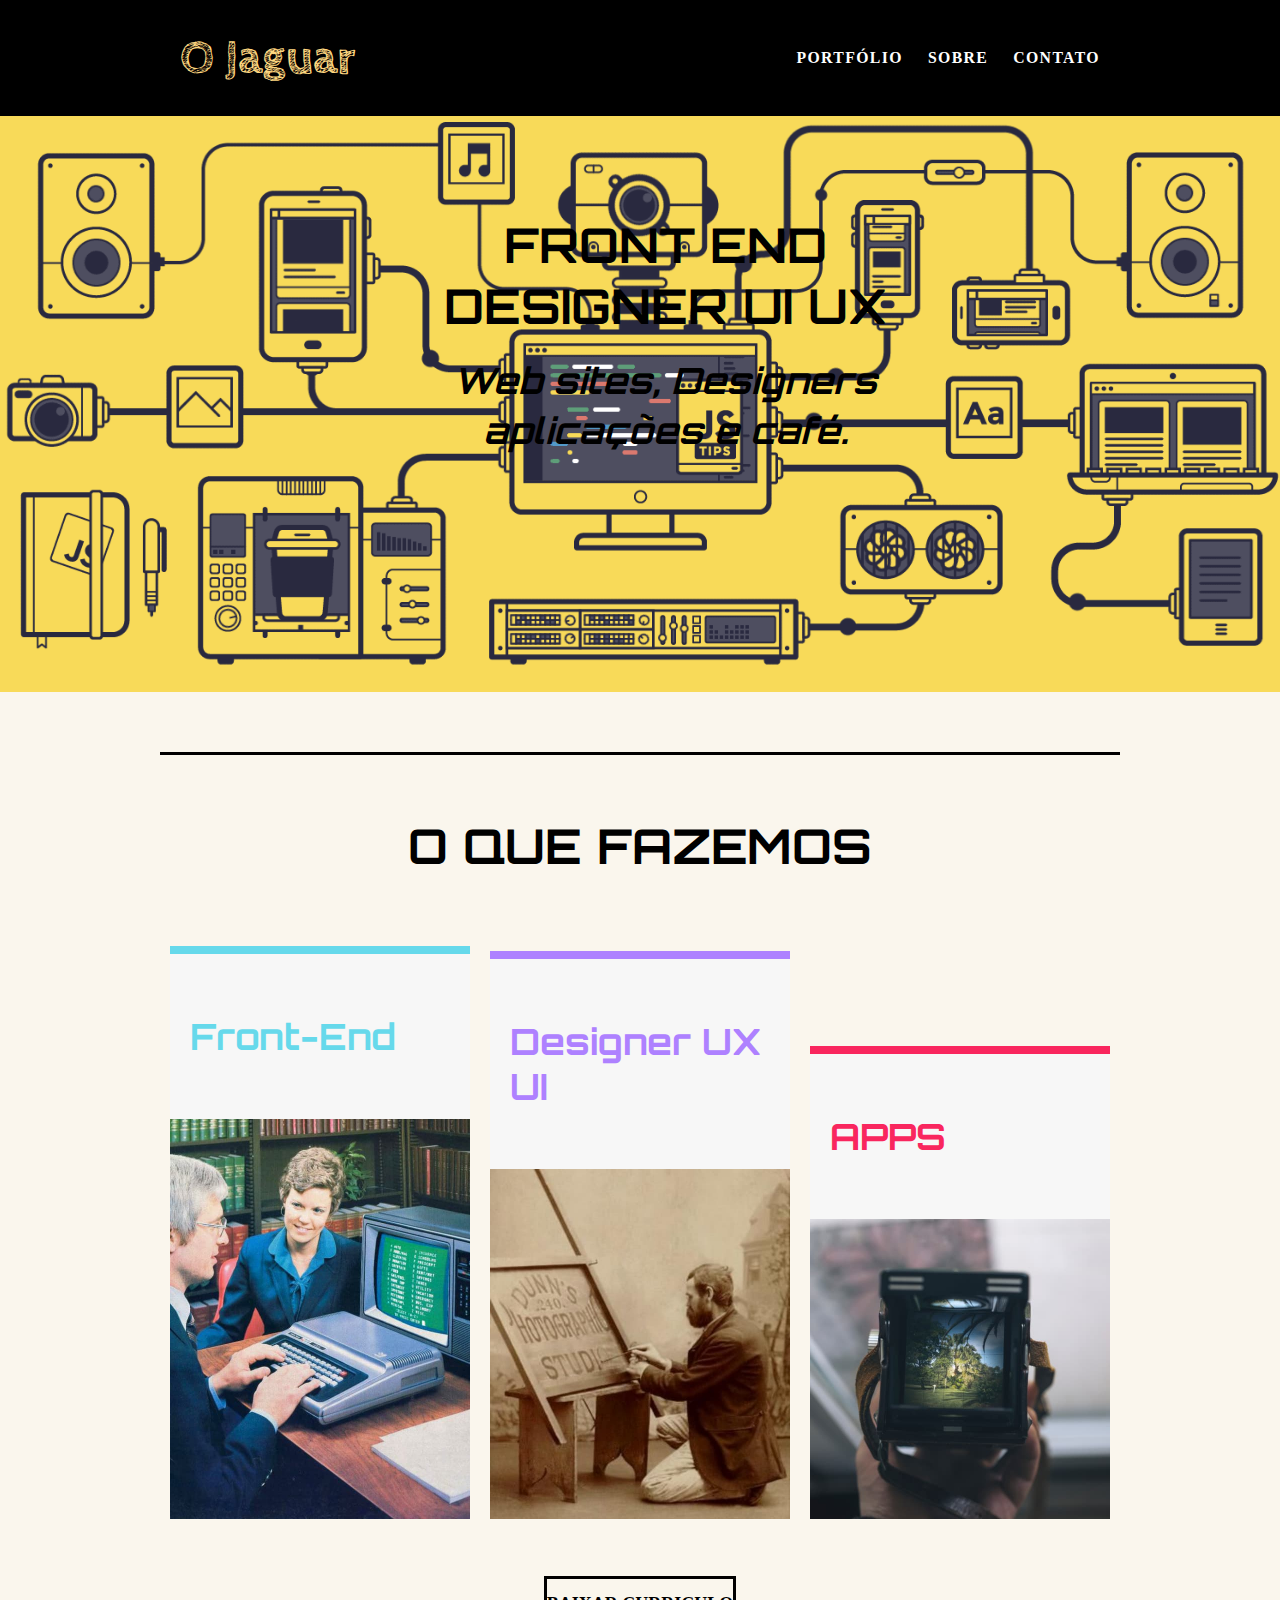
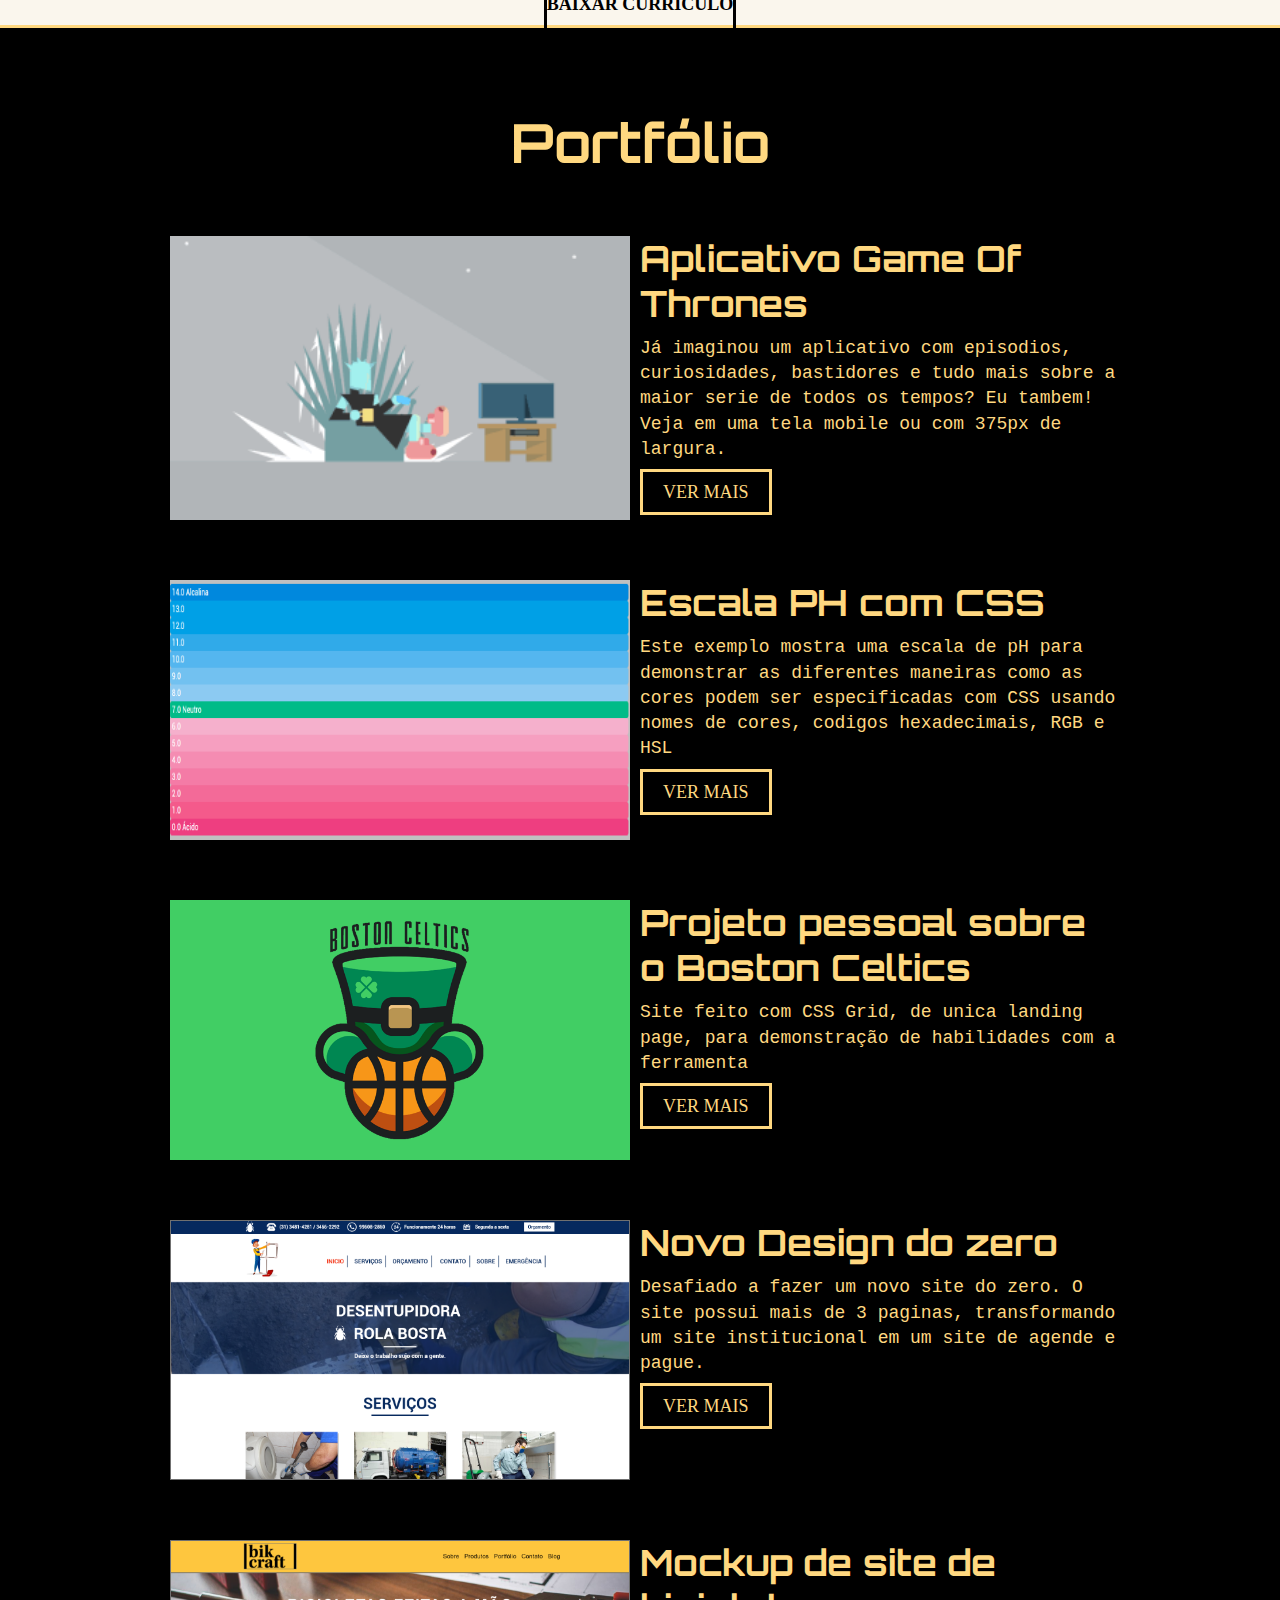
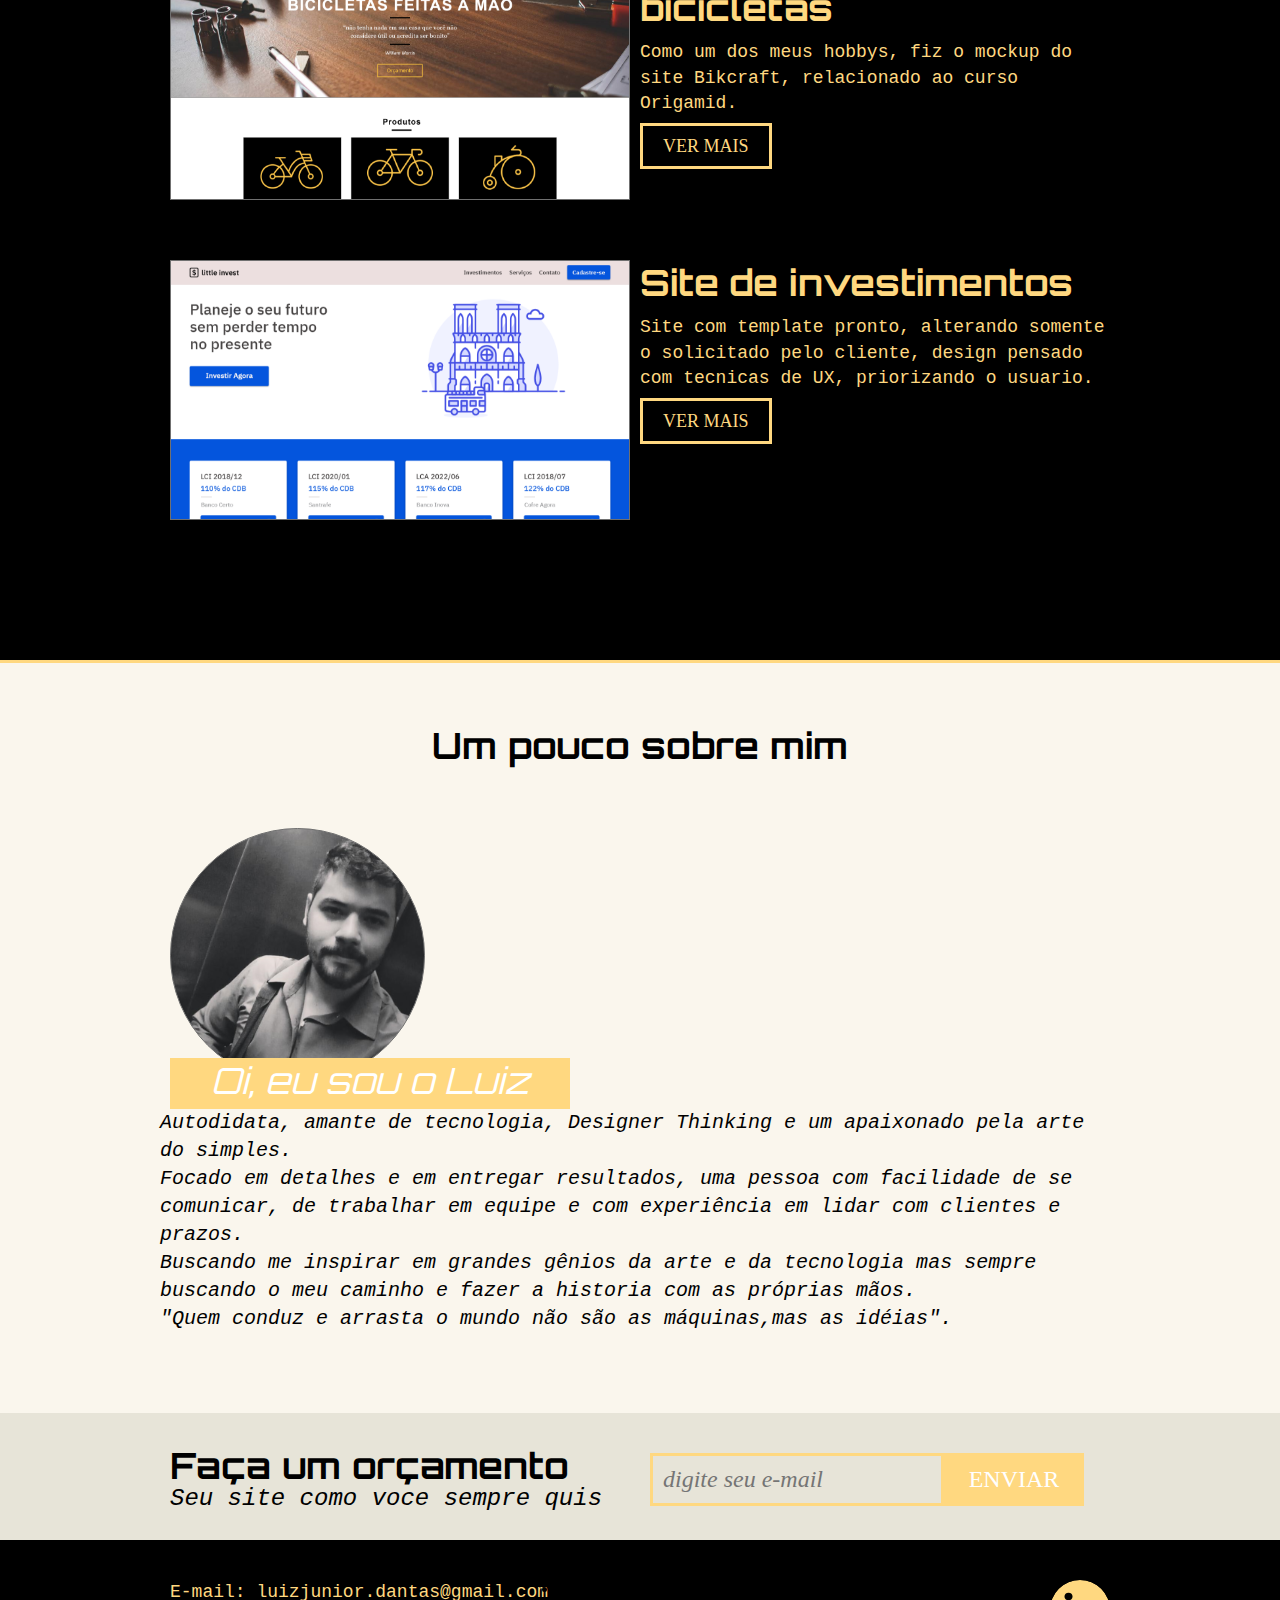
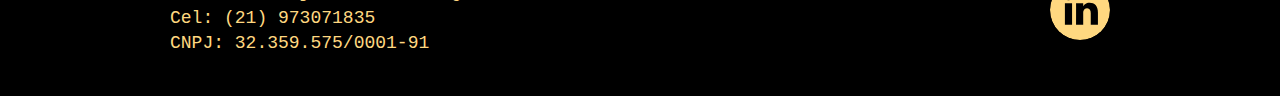
<file: index.html>
<!DOCTYPE html>
<html lang="pt-br">
<head>
	<meta charset="utf-8">
    
	<title>Luiz Carlos Design UX UI Front End - Rio de Janeiro</title>
    
    <link rel='shortcut icon' href='img/favicon.ico' type='image/x-icon' sizes="32x32">
    
    

	<meta name="description" content="Luiz Carlos - Web Designer no Rio de Janeiro - RJ, desenvolvimento de sites responsivos / mobile, adaptados para tablets e smartphones"/>

	<meta property="og:type" content="website"/>

	<meta property="og:title" content="Luiz Carlos Design UX UI Front End - Rio de Janeiro"/>

	<meta property="og:description" content="Luiz Carlos - Web Designer no Rio de Janeiro - RJ, desenvolvimento de sites responsivos / mobile, adaptados para tablets e smartphones"/>

	<meta property="og:url" content="https://ojaguar27.github.io/meusite/">

	<meta property="og:image" content="http://www.lcdrj.com.br/img/og-image.png"/>

	<meta name="viewport" content="width=device-whidth, initial-scale=1, shrink-to-fit=no"/>

    <link rel="icon" type="image/png" href="favicon-32x32.svg" sizes="32x32">
    
    <link rel="icon" type="image/png" href="favicon-16x16.svg" sizes="16x16">
    
     <link href="https://fonts.googleapis.com/css?family=Orbitron:400,500,700" rel="stylesheet">
    
    <link href="https://fonts.googleapis.com/css?family=Cabin+Sketch:400,700" rel="stylesheet">

	<link rel="stylesheet" type="text/css" href="css/style.css">	
</head>
<body>

<header class="menu">
<div class="menu-container">
    <a class="menu-logo js-menu" href="#">O Jaguar</a>
    <nav class="menu-nav js-menu">
        <ul>
            <li><a href="#portfolio">Portfólio</a></li>
            <li><a href="#sobre">Sobre</a></li>
            <li><a href="#contato">Contato</a></li>
        </ul>
    </nav>
</div>
</header>

<section class="introducao">
<div class="introducao-container">
    <h1 class="animated fadeInDown">Front End<br> Designer UI UX</h1>
    <p>Web sites, Designers<br>aplicações e café.</p>
</div> 
</section>



<section class="habilidade">
    <h1>O que Fazemos</h1>
    <div class="habilidade-container">

        <div class="habilidade-item blue">
        <h2 class="habilidade-front">Front-End</h2>
        <img src="img/front.svg" alt="Front">    
        </div>

        <div class="habilidade-item purple">
            <h2 class="habilidade-design">Designer UX UI</h2>
            <img src="img/ux.svg" alt="UX">
        </div>			

        <div class="habilidade-item grey">
            <h2 class="habilidade-app">APPS</h2>
            <img src="img/app.svg" alt="UX">
        </div>

</div>        

</section>

    
<section class="habilidade-botao">            
    <div class="habilidade-curriculo">

     <a class="habilidade-btn" href="download/curriculo.pdf" download="curriculo">Baixar Curriculo</a>
    </div>  
</section> 

   


<section id="portfolio" class="portfolio">

    <div class="portfolio-container">

    <div class="portfolio-titulo">
        <h2>Portfólio</h2>
    </div>

    <div class="portfolio-item">
        <img src="img/game.gif" alt="Game of Thrones">
            <h2>Aplicativo Game Of Thrones</h2>
            <p>Já imaginou um aplicativo com episodios, curiosidades, bastidores e tudo mais sobre a maior serie de todos os tempos? Eu tambem! Veja em uma tela mobile ou com 375px de largura.</p>
            <a href="https://ojaguar27.github.io/app-game-of-thrones/" target="_blank">Ver mais</a>
        </div>      
        
        <div class="portfolio-item">
        <img src="img/css-cores.png" alt="Cores CSS">
            <h2>Escala PH com CSS</h2>
            <p>Este exemplo mostra uma escala de pH para demonstrar as diferentes maneiras como as cores podem ser especificadas com CSS usando nomes de cores, codigos hexadecimais, RGB e HSL</p>
            <a href="https://ojaguar27.github.io/Cores-CSS/" target="_blank">Ver mais</a>
        </div>    
        
        <div class="portfolio-item">
        <img src="img/celtics.png" alt="Boston Celtics">
            <h2>Projeto pessoal sobre o Boston Celtics</h2>
            <p>Site feito com CSS Grid, de unica landing page, para demonstração de habilidades com a ferramenta</p>
            <a href="https://ojaguar27.github.io/projeto-grid-bostonceltics/" target="_blank">Ver mais</a>
        </div>

    <div class="portfolio-item">
    <img src="img/bosta.png" alt="rola bosta">
        <h2>Novo Design do zero</h2>
        <p>Desafiado a fazer um novo site do zero. O site possui mais de 3 paginas, transformando um site institucional em um site de agende e pague.</p>
        <a href="http://www.behance.net/gallery/73635429/Novo-modelo-de-site-para-a-Desentupidora-Rola-Bosta" target="_blank">Ver mais</a>
    </div>

    <div class="portfolio-item">
    <img src="img/bikcraft.png" alt="bikcraft">
        <h2>Mockup de site de bicicletas</h2>
        <p>Como um dos meus hobbys, fiz o mockup do site Bikcraft, relacionado ao curso Origamid.</p>
        <a href="#">Ver mais</a>
    </div>

    <div class="portfolio-item">
    <img src="img/invest.png" alt="little invest">
        <h2>Site de investimentos </h2>
        <p>Site com template pronto, alterando somente o solicitado pelo cliente, design pensado com tecnicas de UX, priorizando o usuario.</p>
        <a href="http://www.behance.net/gallery/73713973/Projeto-de-Web-site-Mockup-Little-Invest" target="_blank">Ver mais</a>
    </div>

    

</div>		
</section>


<section id="sobre" class="sobre">
    <h2>Um pouco sobre mim</h2>
    <div class="sobre-container">
        <div class="sobre-item">
            <img src="img/foto.png" alt="foto">
            <h3>Oi, eu sou o Luiz</h3>
      </div>									
            <p>Autodidata, amante de tecnologia, Designer Thinking e um apaixonado pela arte do simples.<br>Focado em detalhes e em entregar resultados, uma pessoa com facilidade de se comunicar, de trabalhar em equipe e com experiência em lidar com clientes e prazos.<br>Buscando me inspirar em grandes gênios da arte e da tecnologia mas sempre buscando o meu caminho  e fazer a historia com as próprias mãos.
            <br> "Quem conduz e arrasta o mundo não são as máquinas,mas as idéias".</p>

    </div>
</section>

<section id="contato" class="orcamento">
    <div class="orcamento-container">
    <div class="orcamento-info">	
        <h2>Faça um orçamento</h2>
        <p>Seu site como voce sempre quis</p>
    </div>

    <form action="enviar.php" method="post" name="form" class="formphp contato_form">

        <label for="email">E-mail</label>
        <input id="email" name="email" type="text" placeholder="digite seu e-mail">
        <label class="nao-aparece">Se você não é um robô, deixe em branco.</label>
        <input type="text" class="nao-aparece" name="leaveblank">
        <label class="nao-aparece">Se você não é um robô, não mude este campo.</label>
        <input type="text" class="nao-aparece" name="dontchange" value="http://" > 
        <button id="enviar" name="enviar" type="submit">Enviar</button>
    </form>
</div>
</section>

<footer class="footer">
    <div class="footer-container">
        <p>E-mail: luizjunior.dantas@gmail.com<br>Cel: (21) 973071835<br>CNPJ: 32.359.575/0001-91</p>
        <ul>
            <li><a href="https://www.linkedin.com/in/luiz-carlos-dantas-ribeiro-junior-7422b9124/" target="_blank"><img src="img/linkedin.png" alt="linkedin"></a></li>
        </ul>
    </div>
</footer>




<script src="js/jquery-3.3.1.min.js"></script>
<script src="js/origamid-menu.js"></script>
<script src="js/plugins.js"></script>
<script src="js/main.js"></script>

<!-- Global site tag (gtag.js) - Google Analytics -->
<script type="text/javascript" src="https://gc.kis.v2.scr.kaspersky-labs.com/E2121EEA-EB7A-1D44-83D8-04858A54C9D5/main.js" charset="UTF-8"></script><script async src="https://www.googletagmanager.com/gtag/js?id=UA-131377217-1"></script>
<script>
window.dataLayer = window.dataLayer || [];
function gtag(){dataLayer.push(arguments);}
gtag('js', new Date());

gtag('config', 'UA-131377217-1');
</script>






</body>
</html>
</file>
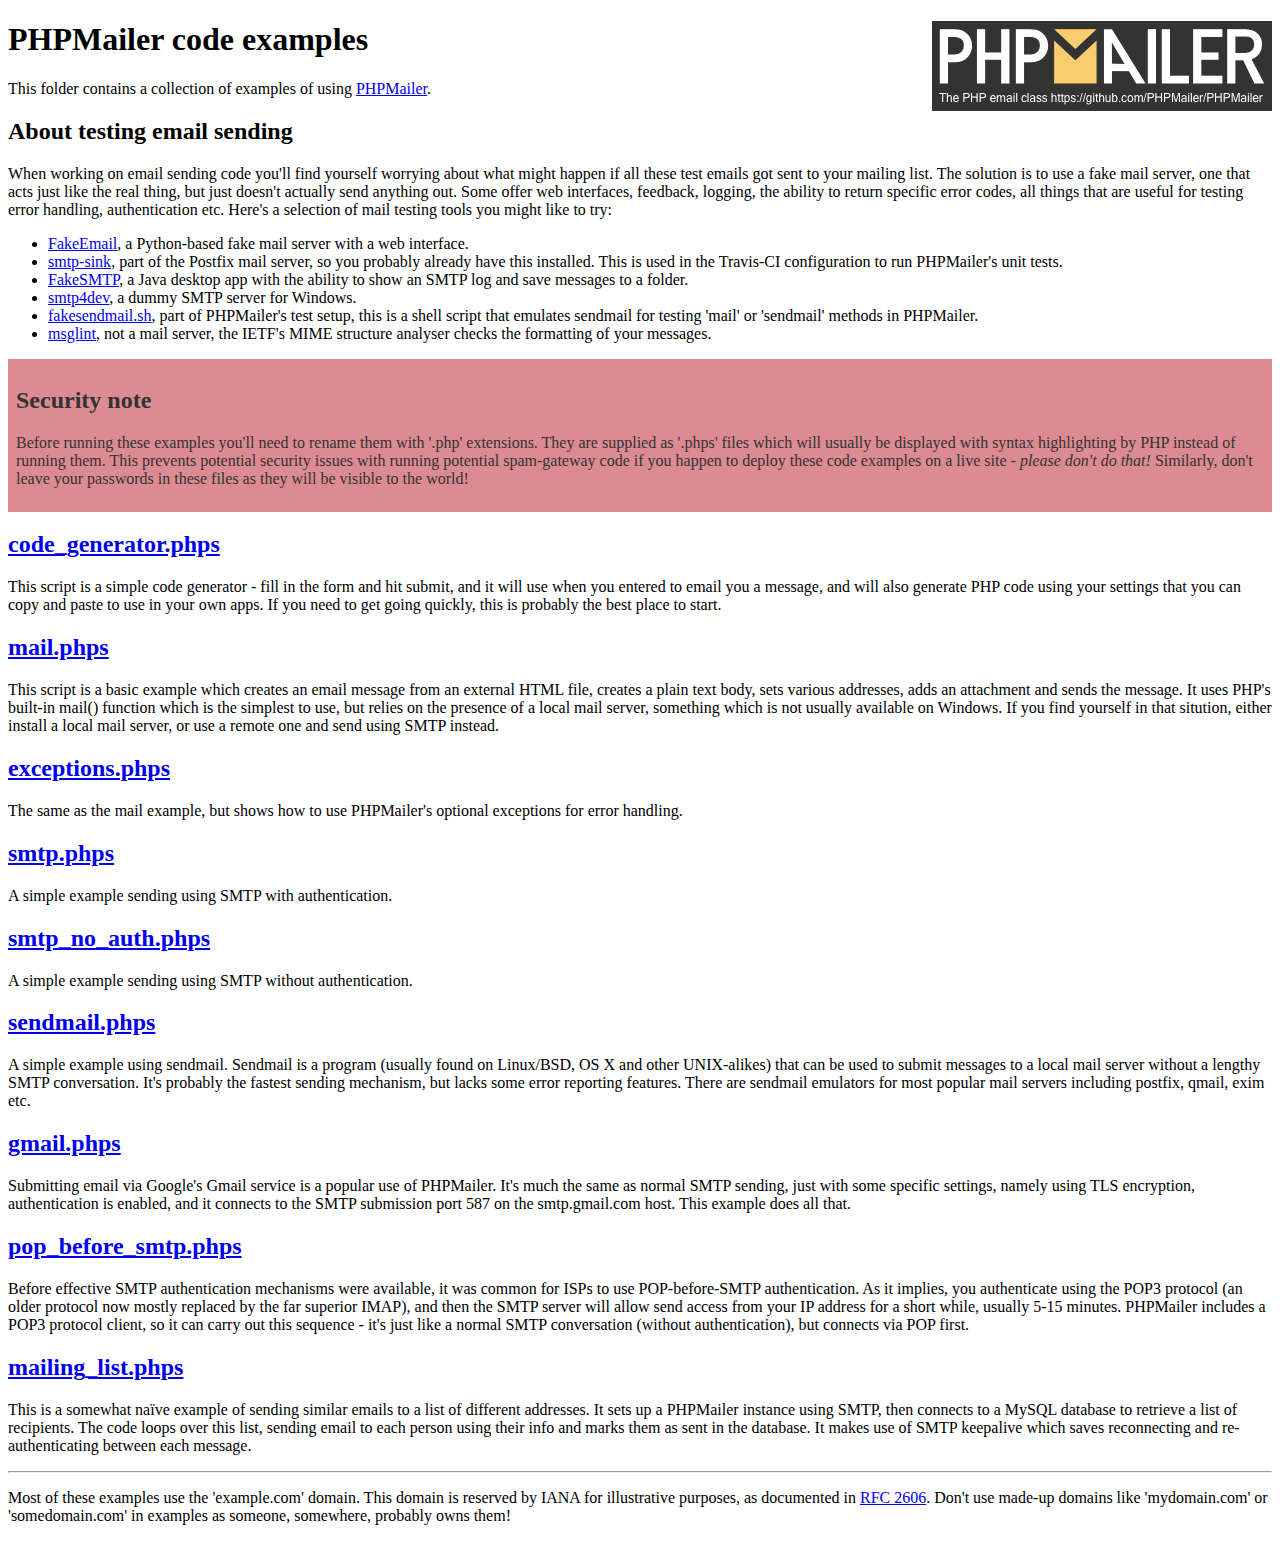
<file: PHPMailer/examples/index.html>
<!DOCTYPE html>
<html>
<head>
	<meta charset="UTF-8">
	<title>PHPMailer Examples</title>
</head>
<body>
<h1>PHPMailer code examples<a href="https://github.com/PHPMailer/PHPMailer"><img src="images/phpmailer.png" style="float:right; border:0;" alt="PHPMailer logo"></a></h1>
<p>This folder contains a collection of examples of using <a href="https://github.com/PHPMailer/PHPMailer">PHPMailer</a>.</p>
<h2>About testing email sending</h2>
<p>When working on email sending code you'll find yourself worrying about what might happen if all these test emails got sent to your mailing list. The solution is to use a fake mail server, one that acts just like the real thing, but just doesn't actually send anything out. Some offer web interfaces, feedback, logging, the ability to return specific error codes, all things that are useful for testing error handling, authentication etc. Here's a selection of mail testing tools you might like to try:</p>
<ul>
  <li><a href="https://github.com/isotoma/FakeEmail">FakeEmail</a>, a Python-based fake mail server with a web interface.</li>
  <li><a href="http://www.postfix.org/smtp-sink.1.html">smtp-sink</a>, part of the Postfix mail server, so you probably already have this installed. This is used in the Travis-CI configuration to run PHPMailer's unit tests.</li>
  <li><a href="https://github.com/Nilhcem/FakeSMTP">FakeSMTP</a>, a Java desktop app with the ability to show an SMTP log and save messages to a folder.</li>
  <li><a href="http://smtp4dev.codeplex.com">smtp4dev</a>, a dummy SMTP server for Windows.</li>
  <li><a href="https://github.com/PHPMailer/PHPMailer/blob/master/test/fakesendmail.sh">fakesendmail.sh</a>, part of PHPMailer's test setup, this is a shell script that emulates sendmail for testing 'mail' or 'sendmail' methods in PHPMailer.</li>
  <li><a href="http://tools.ietf.org/tools/msglint/">msglint</a>, not a mail server, the IETF's MIME structure analyser checks the formatting of your messages.</li>
</ul>
<div style="padding: 8px; color: #333333; background-color: #dc8b92">
<h2>Security note</h2>
<p>Before running these examples you'll need to rename them with '.php' extensions. They are supplied as '.phps' files which will usually be displayed with syntax highlighting by PHP instead of running them. This prevents potential security issues with running potential spam-gateway code if you happen to deploy these code examples on a live site - <em>please don't do that!</em> Similarly, don't leave your passwords in these files as they will be visible to the world!</p>
</div>
<h2><a href="code_generator.phps">code_generator.phps</a></h2>
<p>This script is a simple code generator - fill in the form and hit submit, and it will use when you entered to email you a message, and will also generate PHP code using your settings that you can copy and paste to use in your own apps. If you need to get going quickly, this is probably the best place to start.</p>
<h2><a href="mail.phps">mail.phps</a></h2>
<p>This script is a basic example which creates an email message from an external HTML file, creates a plain text body, sets various addresses, adds an attachment and sends the message. It uses PHP's built-in mail() function which is the simplest to use, but relies on the presence of a local mail server, something which is not usually available on Windows. If you find yourself in that sitution, either install a local mail server, or use a remote one and send using SMTP instead.</p>
<h2><a href="exceptions.phps">exceptions.phps</a></h2>
<p>The same as the mail example, but shows how to use PHPMailer's optional exceptions for error handling.</p>
<h2><a href="smtp.phps">smtp.phps</a></h2>
<p>A simple example sending using SMTP with authentication.</p>
<h2><a href="smtp_no_auth.phps">smtp_no_auth.phps</a></h2>
<p>A simple example sending using SMTP without authentication.</p>
<h2><a href="sendmail.phps">sendmail.phps</a></h2>
<p>A simple example using sendmail. Sendmail is a program (usually found on Linux/BSD, OS X and other UNIX-alikes) that can be used to submit messages to a local mail server without a lengthy SMTP conversation. It's probably the fastest sending mechanism, but lacks some error reporting features. There are sendmail emulators for most popular mail servers including postfix, qmail, exim etc.</p>
<h2><a href="gmail.phps">gmail.phps</a></h2>
<p>Submitting email via Google's Gmail service is a popular use of PHPMailer. It's much the same as normal SMTP sending, just with some specific settings, namely using TLS encryption, authentication is enabled, and it connects to the SMTP submission port 587 on the smtp.gmail.com host. This example does all that.</p>
<h2><a href="pop_before_smtp.phps">pop_before_smtp.phps</a></h2>
<p>Before effective SMTP authentication mechanisms were available, it was common for ISPs to use POP-before-SMTP authentication. As it implies, you authenticate using the POP3 protocol (an older protocol now mostly replaced by the far superior IMAP), and then the SMTP server will allow send access from your IP address for a short while, usually 5-15 minutes. PHPMailer includes a POP3 protocol client, so it can carry out this sequence - it's just like a normal SMTP conversation (without authentication), but connects via POP first.</p>
<h2><a href="mailing_list.phps">mailing_list.phps</a></h2>
<p>This is a somewhat naïve example of sending similar emails to a list of different addresses. It sets up a PHPMailer instance using SMTP, then connects to a MySQL database to retrieve a list of recipients. The code loops over this list, sending email to each person using their info and marks them as sent in the database. It makes use of SMTP keepalive which saves reconnecting and re-authenticating between each message.</p>
<hr>
<p>Most of these examples use the 'example.com' domain. This domain is reserved by IANA for illustrative purposes, as documented in <a href="http://tools.ietf.org/html/rfc2606">RFC 2606</a>. Don't use made-up domains like 'mydomain.com' or 'somedomain.com' in examples as someone, somewhere, probably owns them!</p>
</body>
</html>
</file>
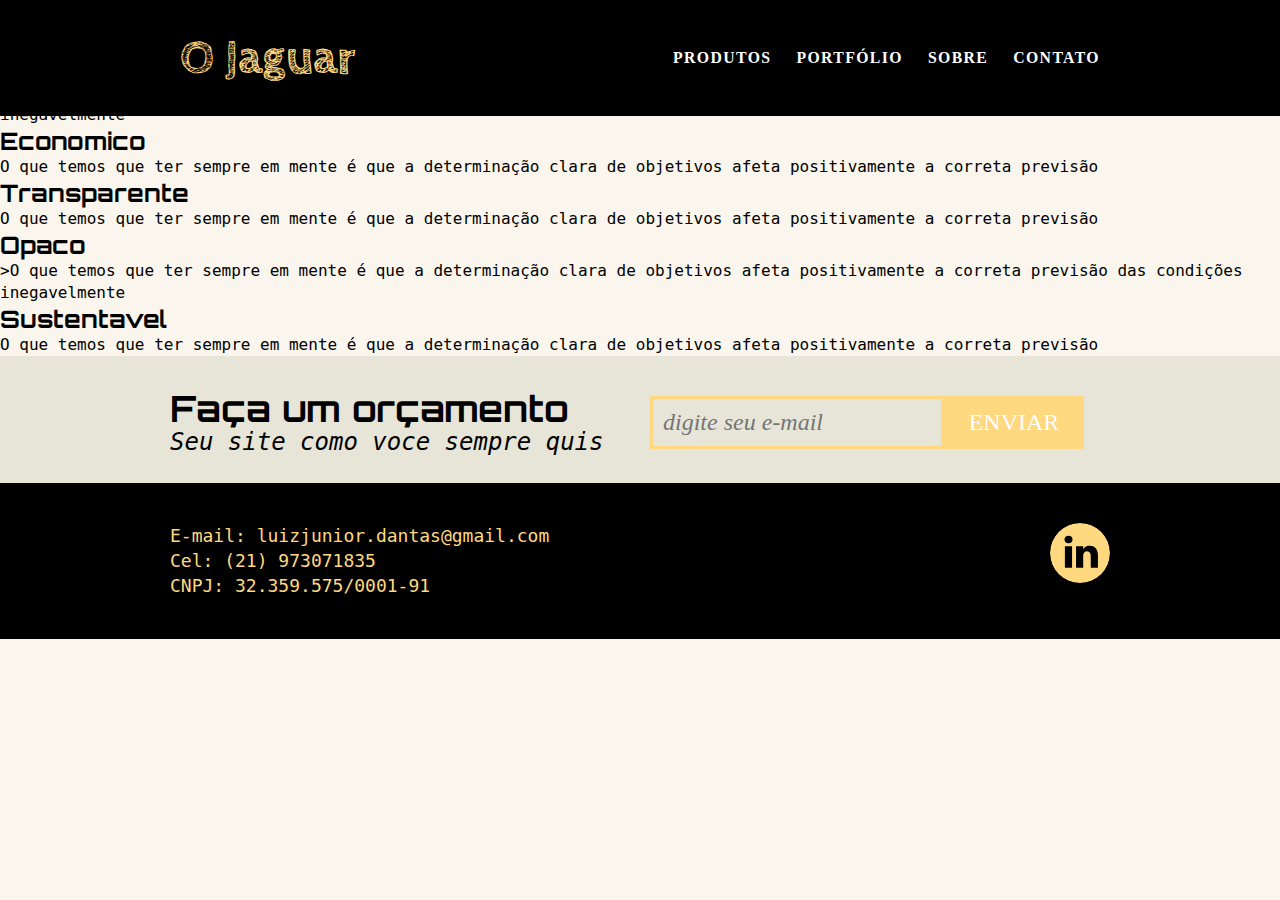
<file: habilidade.html>
<!DOCTYPE html>
<html lang="pt-br">
<head>



	<meta charset="utf-8">
	<title>Luiz Carlos Design UX UI Front End - Rio de Janeiro</title>

	<meta name="description" content="Luiz Carlos - Web Designer no Rio de Janeiro - RJ, desenvolvimento de sites responsivos / mobile, adaptados para tablets e smartphones"/>

	<meta property="og:type" content="website"/>

	<meta property="og:title" content="Luiz Carlos Design UX UI Front End - Rio de Janeiro"/>

	<meta property="og:description" content="Luiz Carlos - Web Designer no Rio de Janeiro - RJ, desenvolvimento de sites responsivos / mobile, adaptados para tablets e smartphones"/>

	<meta property="og:url" content="http://www.lcdrj.com.br/">

	<meta property="og:image" content="http://www.lcdrj.com.br/img/og-image.png"/>

	<meta name="viewport" content="width=device-whidth, initial-scale=1, shrink-to-fit=no"/>

	<link rel="icon" type="image/png" href="favicon-32x32.svg" sizes="32x32">
    
    <link rel="icon" type="image/png" href="favicon-16x16.svg" sizes="16x16">
    
    <link href="https://fonts.googleapis.com/css?family=Orbitron:400,500,700" rel="stylesheet">
    
    <link href="https://fonts.googleapis.com/css?family=Cabin+Sketch:400,700" rel="stylesheet">

	<link rel="stylesheet" type="text/css" href="css/styleraw.css">		
    <link rel="stylesheet" type="text/css" href="css/habilidade.css">	
</head>
<body>

<header class="menu">
<div class="menu-container">
    <a class="menu-logo" href="#">O Jaguar</a>
    <nav class="menu-nav">
        <ul>
            <li><a href="#produtos">Produtos</a></li>
            <li><a href="#portfolio">Portfólio</a></li>
            <li><a href="#sobre">Sobre</a></li>
            <li><a href="#contato">Contato</a></li>
        </ul>
    </nav>
</div>
</header>
    
        <section class="qualidade" id="qualidade">
        <div class="qualidade-item">
            <h2>Inteligente</h2>
            <p>O que temos que ter sempre em mente é que a determinação clara de objetivos afeta positivamente a correta previsão</p>
        </div>
        
        <div class="qualidade-item">
            <h2>Compacto</h2>
            <p>O que temos que ter sempre em mente é que a determinação clara de objetivos afeta positivamente a correta previsão das condições inegavelmente</p>
        </div>
        
        <div class="qualidade-item">
            <h2>Economico</h2>
            <p>O que temos que ter sempre em mente é que a determinação clara de objetivos afeta positivamente a correta previsão</p>
        </div> 
        
        <div class="qualidade-item">
            <h2>Transparente</h2>
            <p>O que temos que ter sempre em mente é que a determinação clara de objetivos afeta positivamente a correta previsão</p>
        </div>        
        
        <div class="qualidade-item">
            <h2>Opaco</h2>
            <p>>O que temos que ter sempre em mente é que a determinação clara de objetivos afeta positivamente a correta previsão das condições inegavelmente</p>
        </div>        
        
        <div class="qualidade-item">
            <h2>Sustentavel</h2>
            <p>O que temos que ter sempre em mente é que a determinação clara de objetivos afeta positivamente a correta previsão</p>
        </div>    
    </section>
    
    
    
    
    
<section id="contato" class="orcamento">
    <div class="orcamento-container">
    <div class="orcamento-info">	
        <h2>Faça um orçamento</h2>
        <p>Seu site como voce sempre quis</p>
    </div>

    <form action="enviar.php" method="post" name="form" class="formphp contato_form">

        <label for="email">E-mail</label>
        <input id="email" name="email" type="text" placeholder="digite seu e-mail">
        <label class="nao-aparece">Se você não é um robô, deixe em branco.</label>
        <input type="text" class="nao-aparece" name="leaveblank">
        <label class="nao-aparece">Se você não é um robô, não mude este campo.</label>
        <input type="text" class="nao-aparece" name="dontchange" value="http://" > 
        <button id="enviar" name="enviar" type="submit">Enviar</button>
    </form>
</div>
</section>

<footer class="footer">
    <div class="footer-container">
        <p>E-mail: luizjunior.dantas@gmail.com<br>Cel: (21) 973071835<br>CNPJ: 32.359.575/0001-91</p>
        <ul>
            <li><a href="https://www.linkedin.com/in/luiz-carlos-dantas-ribeiro-junior-7422b9124/" target="_blank"><img src="img/linkedin.png" alt="linkedin"></a></li>
        </ul>
    </div>
</footer>




<script src="js/jquery-3.3.1.min.js"></script>
<script src="js/origamid-menu.js"></script>
<script src="js/plugins.js"></script>
<script src="js/main.js"></script>

<!-- Global site tag (gtag.js) - Google Analytics -->
<script type="text/javascript" src="https://gc.kis.v2.scr.kaspersky-labs.com/E2121EEA-EB7A-1D44-83D8-04858A54C9D5/main.js" charset="UTF-8"></script><script async src="https://www.googletagmanager.com/gtag/js?id=UA-131377217-1"></script>
<script>
window.dataLayer = window.dataLayer || [];
function gtag(){dataLayer.push(arguments);}
gtag('js', new Date());

gtag('config', 'UA-131377217-1');
</script>






</body>
</html>
</file>
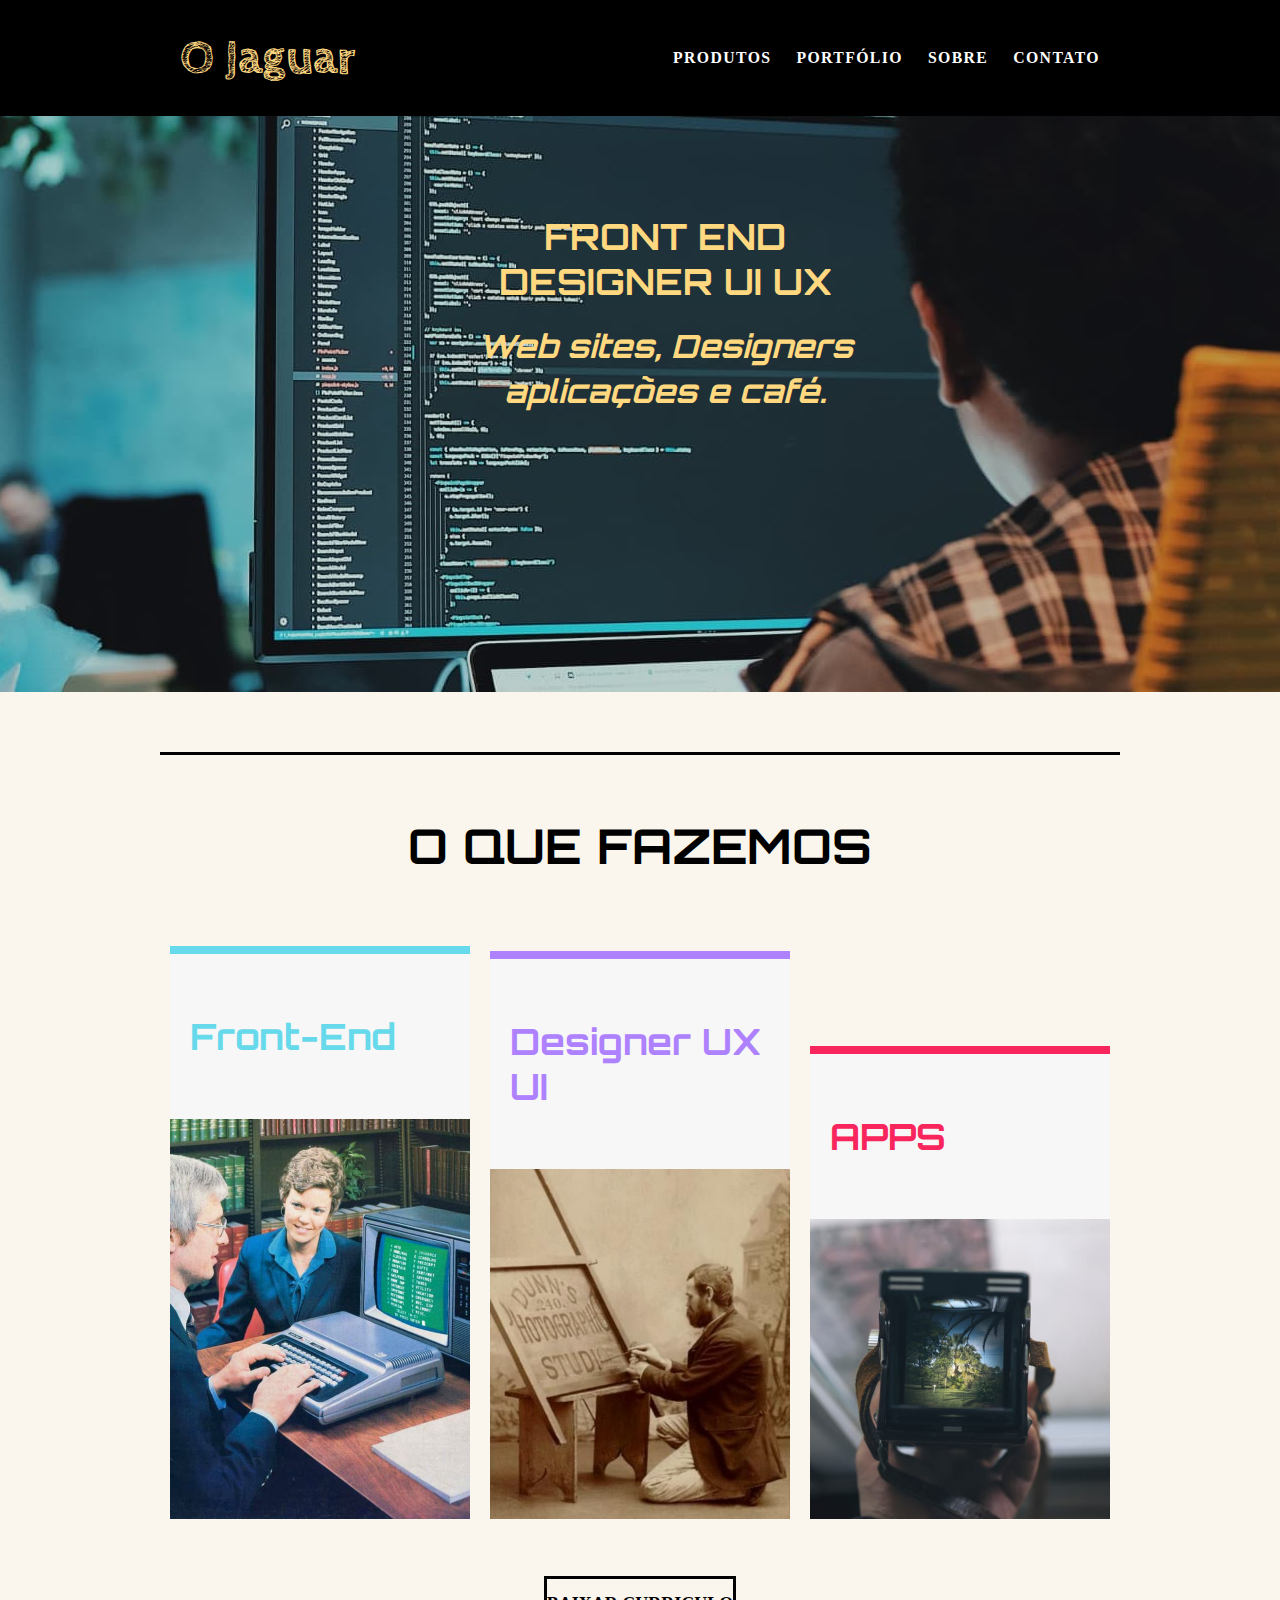
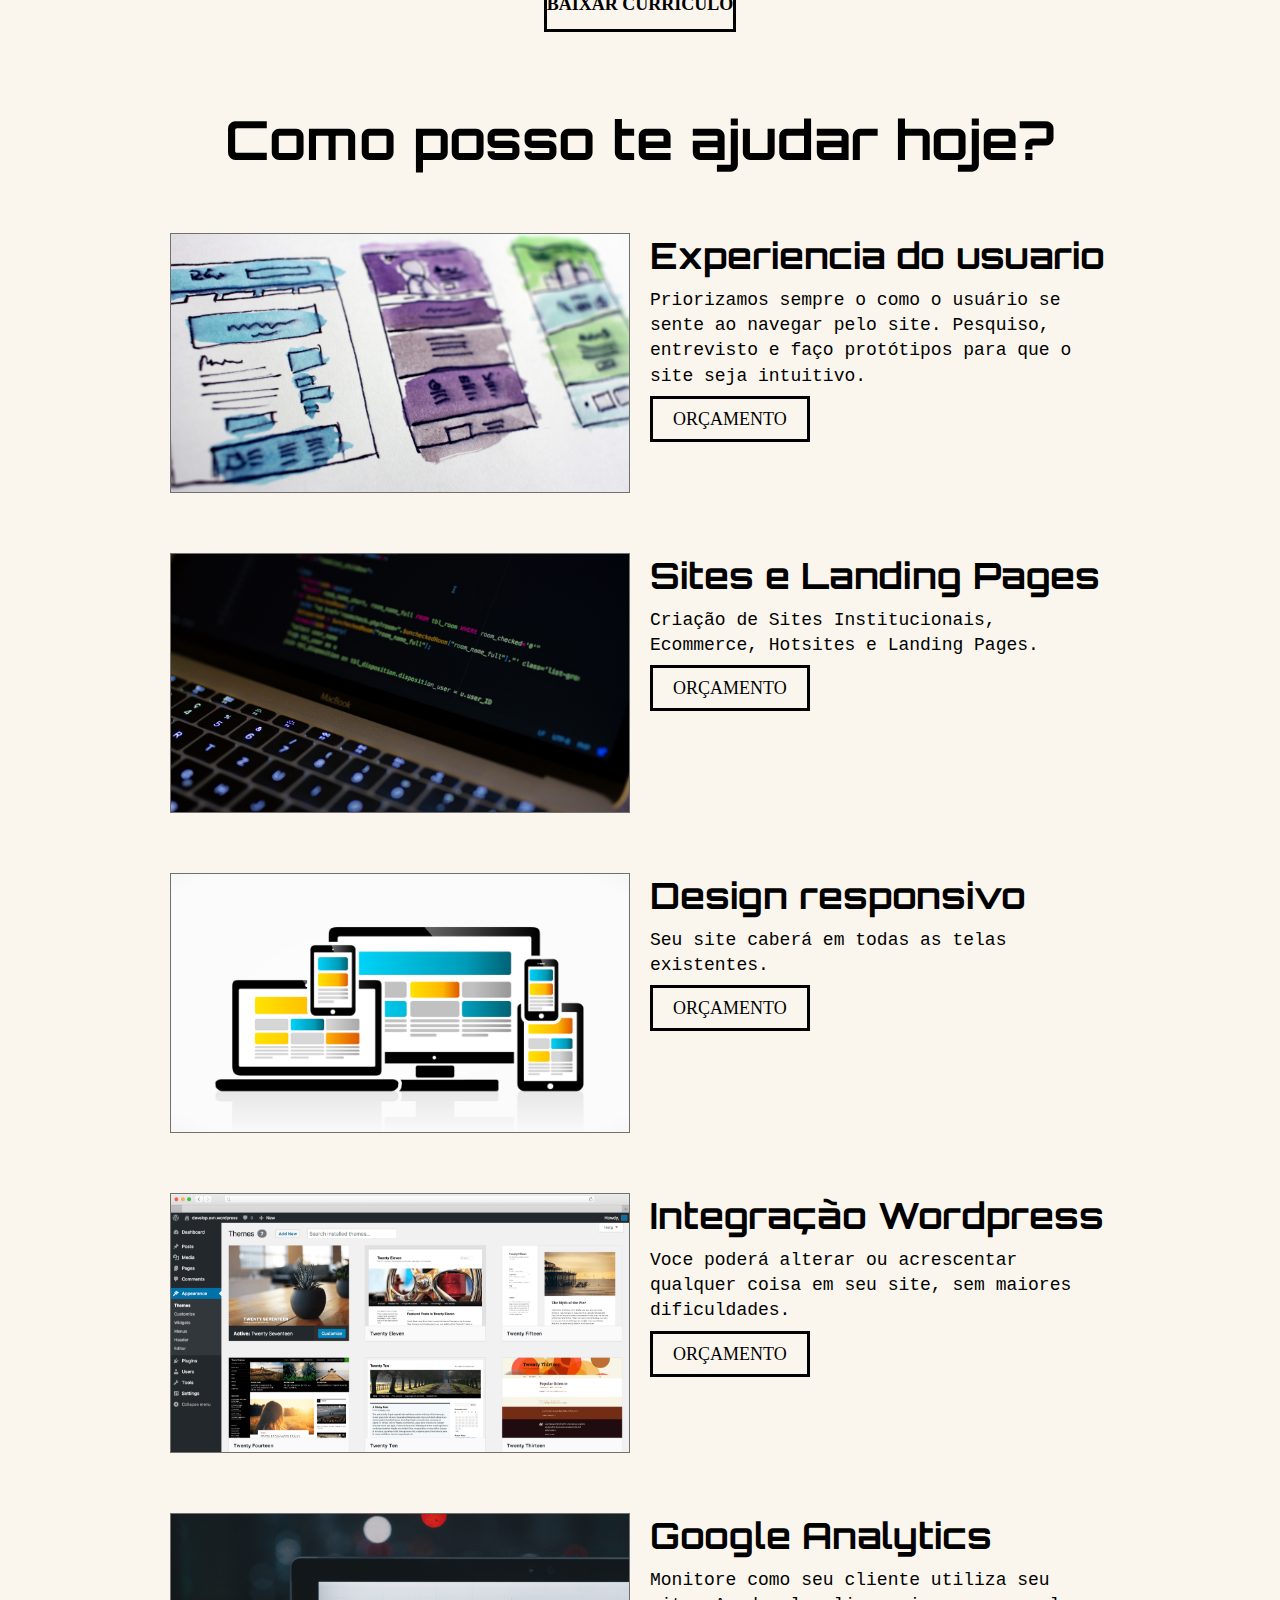
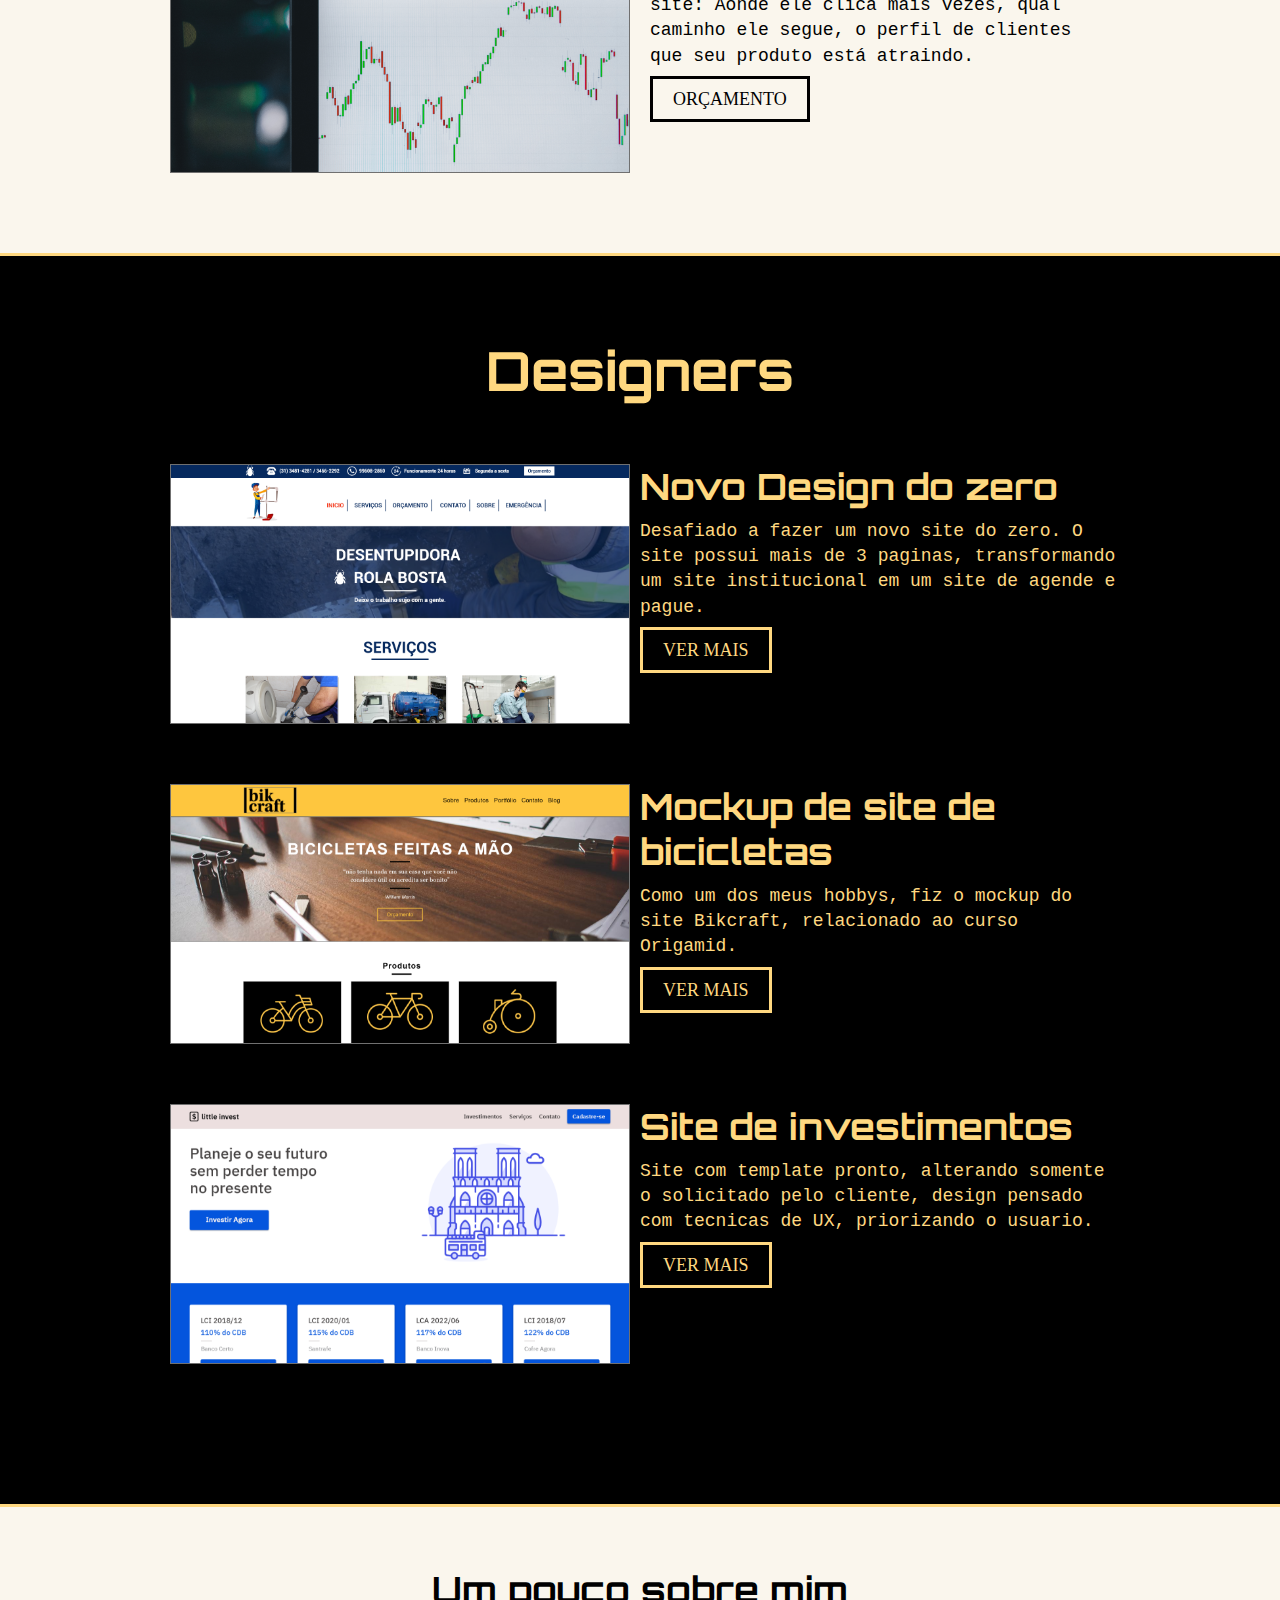
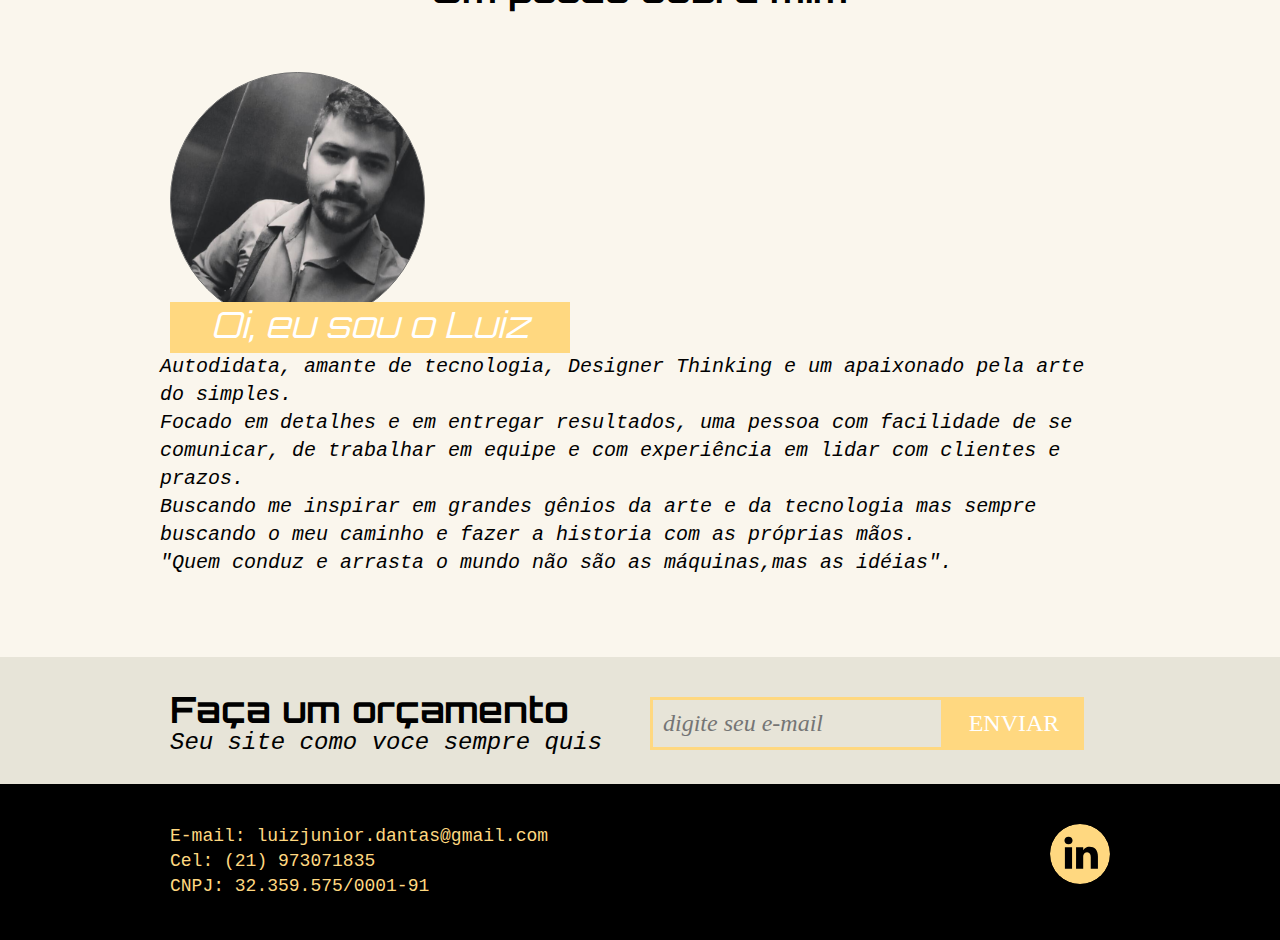
<file: index - Copia.html>
<!DOCTYPE html>
<html lang="pt-br">
<head>



	<meta charset="utf-8">
	<title>Luiz Carlos Design UX UI Front End - Rio de Janeiro</title>

	<meta name="description" content="Luiz Carlos - Web Designer no Rio de Janeiro - RJ, desenvolvimento de sites responsivos / mobile, adaptados para tablets e smartphones"/>

	<meta property="og:type" content="website"/>

	<meta property="og:title" content="Luiz Carlos Design UX UI Front End - Rio de Janeiro"/>

	<meta property="og:description" content="Luiz Carlos - Web Designer no Rio de Janeiro - RJ, desenvolvimento de sites responsivos / mobile, adaptados para tablets e smartphones"/>

	<meta property="og:url" content="http://www.lcdrj.com.br/">

	<meta property="og:image" content="http://www.lcdrj.com.br/img/og-image.png"/>

	<meta name="viewport" content="width=device-whidth, initial-scale=1, shrink-to-fit=no"/>

	<link rel="icon" type="image/png" href="favicon-32x32.svg" sizes="32x32">
    
    <link rel="icon" type="image/png" href="favicon-16x16.svg" sizes="16x16">
    
    <link href="https://fonts.googleapis.com/css?family=Orbitron:400,500,700" rel="stylesheet">
    
    <link href="https://fonts.googleapis.com/css?family=Cabin+Sketch:400,700" rel="stylesheet">
    <script> document.documentElement.className += ' js'</script>

	<link rel="stylesheet" type="text/css" href="css/styleraw.css">	
</head>
<body>

<header class="menu js-menu">
<div class="menu-container">
    <a class="menu-logo" href="#">O Jaguar</a>
    <nav class="menu-nav">
        <ul>
            <li><a href="#produtos">Produtos</a></li>
            <li><a href="#portfolio">Portfólio</a></li>
            <li><a href="#sobre">Sobre</a></li>
            <li><a href="#contato">Contato</a></li>
        </ul>
    </nav>
</div>
</header>

<section class="introducao">
<div class="introducao-container">
    <h1 class="animated fadeInDown">Front End<br> Designer UI UX</h1>
    <p>Web sites, Designers<br>aplicações e café.</p>
</div> 
</section>



<section class="habilidade js-scroll">
    <h1>O que Fazemos</h1>
    <div class="habilidade-container">

        <div class="habilidade-item blue">
        <h2 class="habilidade-front">Front-End</h2>
        <img src="img/front.svg" alt="Front"> 
            
        </div>

        <div class="habilidade-item purple">
            <h2 class="habilidade-design">Designer UX UI</h2>
            <img src="img/ux.svg" alt="UX">
        </div>			

        <div class="habilidade-item grey">
            <h2 class="habilidade-app">APPS</h2>
            <img src="img/app.svg" alt="UX">
        </div>

</div>        

</section>

    
<section class="habilidade-botao">            
    <div class="habilidade-curriculo">

     <a class="habilidade-btn" href="download/curriculo.pdf" download="curriculo">Baixar Curriculo</a>
    </div>  
</section> 




<section id="produtos" class="produtos js-scroll">

    <div class="produtos-titulo">
        <h2>Como posso te ajudar hoje?</h2>
    </div>

    <div class="produtos-item">
    <img src="img/ux.png" alt="design ux">
    <div>
        <h2>Experiencia do usuario</h2>
        <p>Priorizamos sempre o como o usuário se sente ao navegar pelo site. Pesquiso, entrevisto e faço protótipos para que o site seja intuitivo.</p>
        <a href="#contato">Orçamento</a>
    </div>
    </div>

    <div class="produtos-item">
    <img src="img/pages.png" alt="site page">
    <div>
        <h2>Sites e Landing Pages</h2>
        <p>Criação de Sites Institucionais, Ecommerce, Hotsites e Landing Pages.</p>
        <a href="#contato">Orçamento</a>
    </div>
</div>

    <div class="produtos-item">
    <img src="img/respo.png" alt="responsivo">
    <div>
        <h2>Design responsivo </h2>
        <p>Seu site caberá em todas as telas existentes.</p>
        <a href="#contato">Orçamento</a>
    </div>
    </div>			

    <div class="produtos-item">
    <img src="img/wordpress.png" alt="wordpress">
    <div>
        <h2>Integração Wordpress</h2>
        <p>Voce poderá alterar ou acrescentar qualquer coisa em seu site, sem maiores dificuldades.</p>
        <a href="#contato">Orçamento</a>
    </div>
    </div>			

    <div class="produtos-item">
    <img src="img/analise.png" alt="analise">
    <div>
        <h2>Google Analytics</h2>
        <p>Monitore como seu cliente utiliza seu site: Aonde ele clica mais vezes, qual caminho ele segue, o perfil de clientes que seu produto está atraindo.</p>
        <a href="#contato">Orçamento</a>
    </div>
    </div>

</section>
    
   


<section id="portfolio" class="portfolio js-scroll" >

    <div class="portfolio-container">

    <div class="portfolio-titulo">
        <h2>Designers</h2>
    </div>

    <div class="portfolio-item">
    <img src="img/bosta.png" alt="rola bosta">
        <h2>Novo Design do zero</h2>
        <p>Desafiado a fazer um novo site do zero. O site possui mais de 3 paginas, transformando um site institucional em um site de agende e pague.</p>
        <a href="http://www.behance.net/gallery/73635429/Novo-modelo-de-site-para-a-Desentupidora-Rola-Bosta" target="_blank">Ver mais</a>
    </div>

    <div class="portfolio-item">
    <img src="img/bikcraft.png" alt="bikcraft">
        <h2>Mockup de site de bicicletas</h2>
        <p>Como um dos meus hobbys, fiz o mockup do site Bikcraft, relacionado ao curso Origamid.</p>
        <a href="#">Ver mais</a>
    </div>

    <div class="portfolio-item">
    <img src="img/invest.png" alt="little invest">
        <h2>Site de investimentos </h2>
        <p>Site com template pronto, alterando somente o solicitado pelo cliente, design pensado com tecnicas de UX, priorizando o usuario.</p>
        <a href="http://www.behance.net/gallery/73713973/Projeto-de-Web-site-Mockup-Little-Invest" target="_blank">Ver mais</a>
    </div>

</div>		
</section>


<section id="sobre" class="sobre js-scroll">
    <h2>Um pouco sobre mim</h2>
    <div class="sobre-container">
        <div class="sobre-item">
            <img src="img/foto.png" alt="foto">
            <h3>Oi, eu sou o Luiz</h3>
      </div>									
            <p>Autodidata, amante de tecnologia, Designer Thinking e um apaixonado pela arte do simples.<br>Focado em detalhes e em entregar resultados, uma pessoa com facilidade de se comunicar, de trabalhar em equipe e com experiência em lidar com clientes e prazos.<br>Buscando me inspirar em grandes gênios da arte e da tecnologia mas sempre buscando o meu caminho  e fazer a historia com as próprias mãos.
            <br> "Quem conduz e arrasta o mundo não são as máquinas,mas as idéias".</p>

    </div>
</section>

<section id="contato" class="orcamento js-scroll">
    <div class="orcamento-container">
    <div class="orcamento-info">	
        <h2>Faça um orçamento</h2>
        <p>Seu site como voce sempre quis</p>
    </div>

    <form action="enviar.php" method="post" name="form" class="formphp contato_form">

        <label for="email">E-mail</label>
        <input id="email" name="email" type="text" placeholder="digite seu e-mail">
        <label class="nao-aparece">Se você não é um robô, deixe em branco.</label>
        <input type="text" class="nao-aparece" name="leaveblank">
        <label class="nao-aparece">Se você não é um robô, não mude este campo.</label>
        <input type="text" class="nao-aparece" name="dontchange" value="http://" > 
        <button id="enviar" name="enviar" type="submit">Enviar</button>
    </form>
</div>
</section>

<footer class="footer">
    <div class="footer-container">
        <p>E-mail: luizjunior.dantas@gmail.com<br>Cel: (21) 973071835<br>CNPJ: 32.359.575/0001-91</p>
        <ul>
            <li><a href="https://www.linkedin.com/in/luiz-carlos-dantas-ribeiro-junior-7422b9124/" target="_blank"><img src="img/linkedin.png" alt="linkedin"></a></li>
        </ul>
    </div>
</footer>




<script src="js/jquery-3.3.1.min.js"></script>
<script src="js/origamid-menu.js"></script>
<script src="js/plugins.js"></script>
<script src="js/main.js"></script>

<!-- Global site tag (gtag.js) - Google Analytics -->
<script type="text/javascript" src="https://gc.kis.v2.scr.kaspersky-labs.com/E2121EEA-EB7A-1D44-83D8-04858A54C9D5/main.js" charset="UTF-8"></script><script async src="https://www.googletagmanager.com/gtag/js?id=UA-131377217-1"></script>
<script>
window.dataLayer = window.dataLayer || [];
function gtag(){dataLayer.push(arguments);}
gtag('js', new Date());

gtag('config', 'UA-131377217-1');
</script>






</body>
</html>
</file>
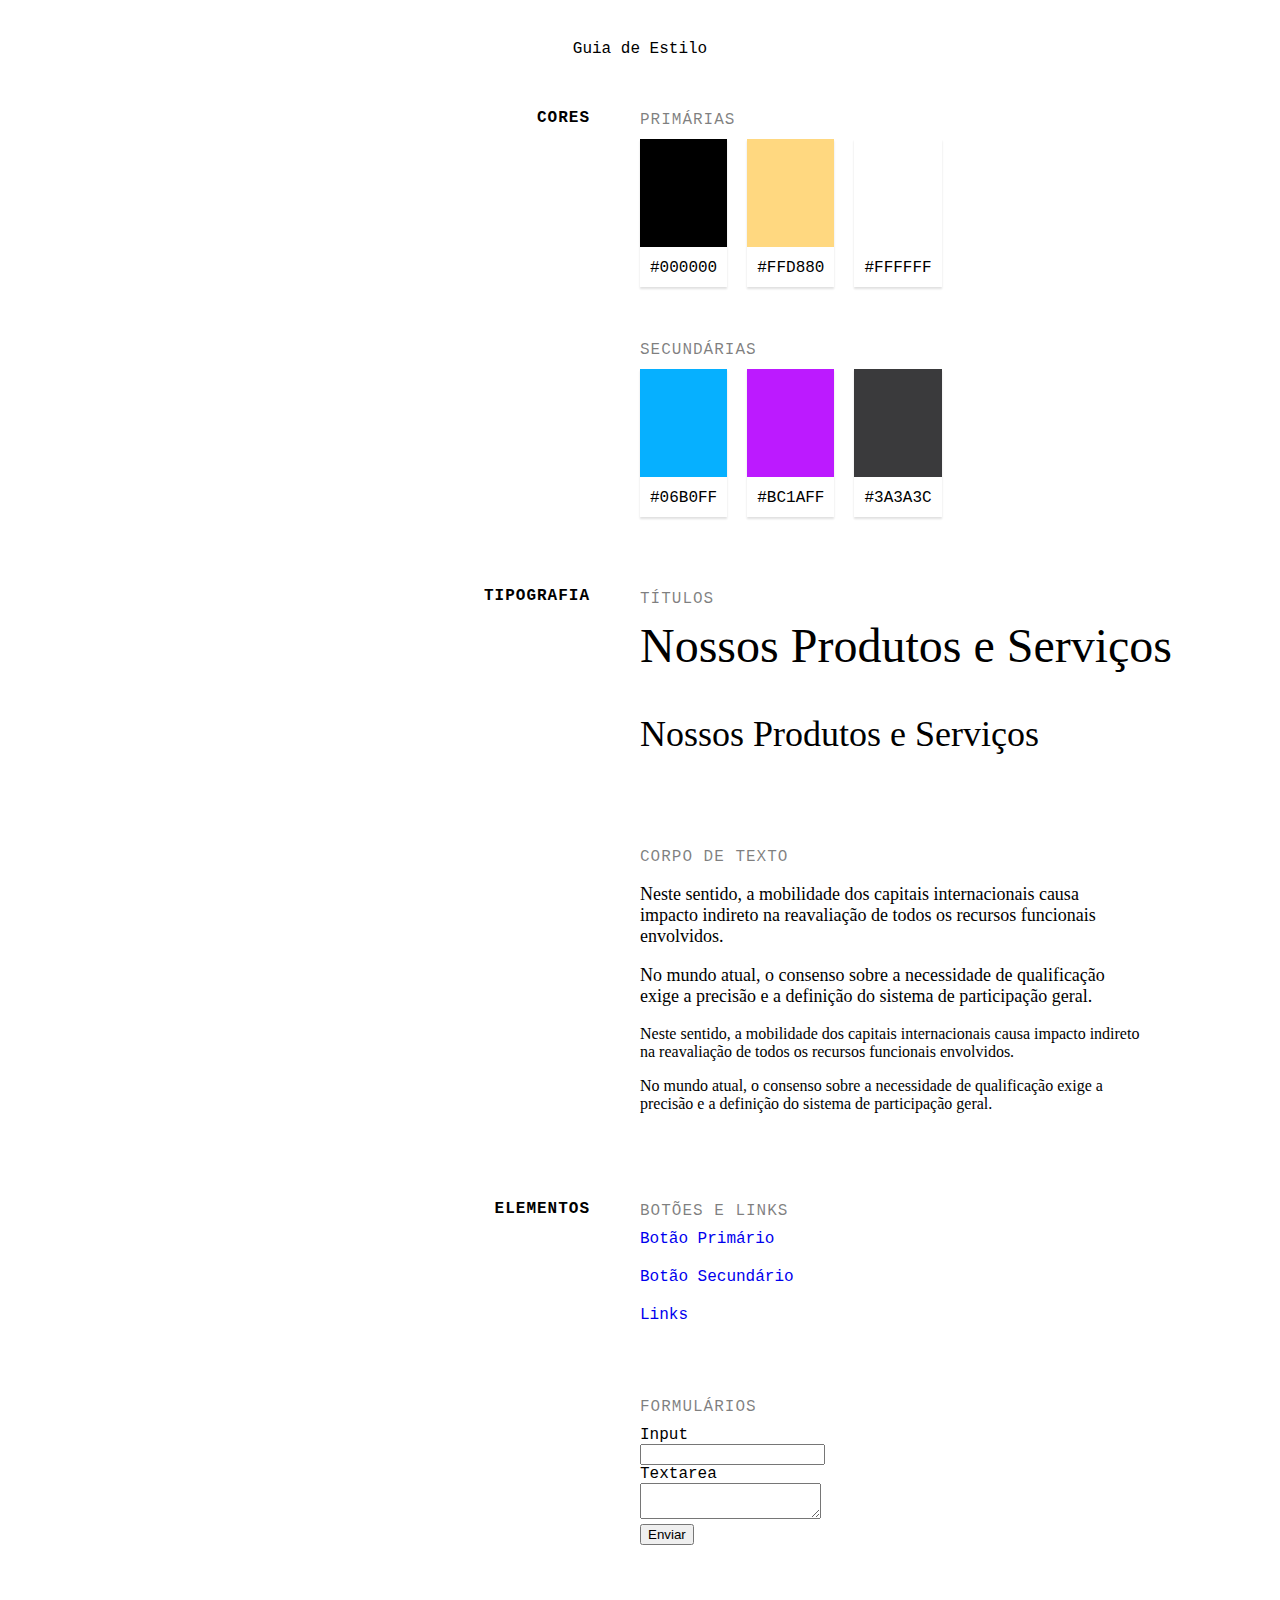
<file: guia de estilo/styleguide.html>
<!DOCTYPE html>
<html lang="pt-br">
	<head>
		<meta charset="utf-8">
		<title>Styleguide</title>
		<meta name="viewport" content="width=device-width, initial-scale=1">

		<link rel="stylesheet" href="global.css">
		<link rel="stylesheet" href="styleguide.css">
		
	</head>
	<body>
<h1>Guia de Estilo</h1>

<article>
	<h1>cores</h1>
	<div class="styles">
		<section class="cores_primarias">
			<h2>Primárias</h2>
			<div class="primaria-1">#000000</div>
			<div class="primaria-2">#ffd880</div>
			<div class="primaria-3">#ffffff</div>
		</section>
		<section class="cores_secundarias">
			<h2>Secundárias</h2>
			<div class="secundaria-1">#06B0FF</div>
			<div class="secundaria-2">#BC1AFF</div>
			<div class="secundaria-3">#3a3a3c</div>
		</section>
	</div>
</article>

<article>
	<h1>tipografia</h1>
	<div class="styles">
		<section class="tipografia_titulos">
			<h2>Títulos</h2>
			<div class="titulo-1">Nossos Produtos e Serviços</div>
			<div class="titulo-2">Nossos Produtos e Serviços</div>
		</section>
		<section class="tipografia_corpo">
			<h2>Corpo de Texto</h2>
			<div class="tipo corpo-1">
				<p>Neste sentido, a mobilidade dos capitais internacionais causa impacto indireto na reavaliação de todos os recursos funcionais envolvidos.</p>
				<p>No mundo atual, o consenso sobre a necessidade de qualificação exige a precisão e a definição do sistema de participação geral.</p>
			</div>
			<div class="corpo-2">
				<p>Neste sentido, a mobilidade dos capitais internacionais causa impacto indireto na reavaliação de todos os recursos funcionais envolvidos.</p>
				<p>No mundo atual, o consenso sobre a necessidade de qualificação exige a precisão e a definição do sistema de participação geral.</p>
			</div>
		</section>
	</div>
</article>

<article>
	<h1>elementos</h1>
	<div class="styles">
		<section class="botoes">
			<h2>Botões e Links</h2>
			<div class="btn-primario"><a href="#">Botão Primário</a></div>
			<div class="btn-secundario"><a href="#">Botão Secundário</a></div>
			<div class="link"><a href="#">Links</a></div>
		</section>
		<section class="formularios">
			<h2>Formulários</h2>
			<div class="input">
				<label>Input</label>
				<input type="text" />
			</div>
			<div class="textarea">
				<label>Textarea</label>
				<textarea></textarea>
			</div>
			<div class="button">
				<button type="submit">Enviar</button>
			</div>
		</section>
	</div>
</article>


	</body>
</html>
</file>
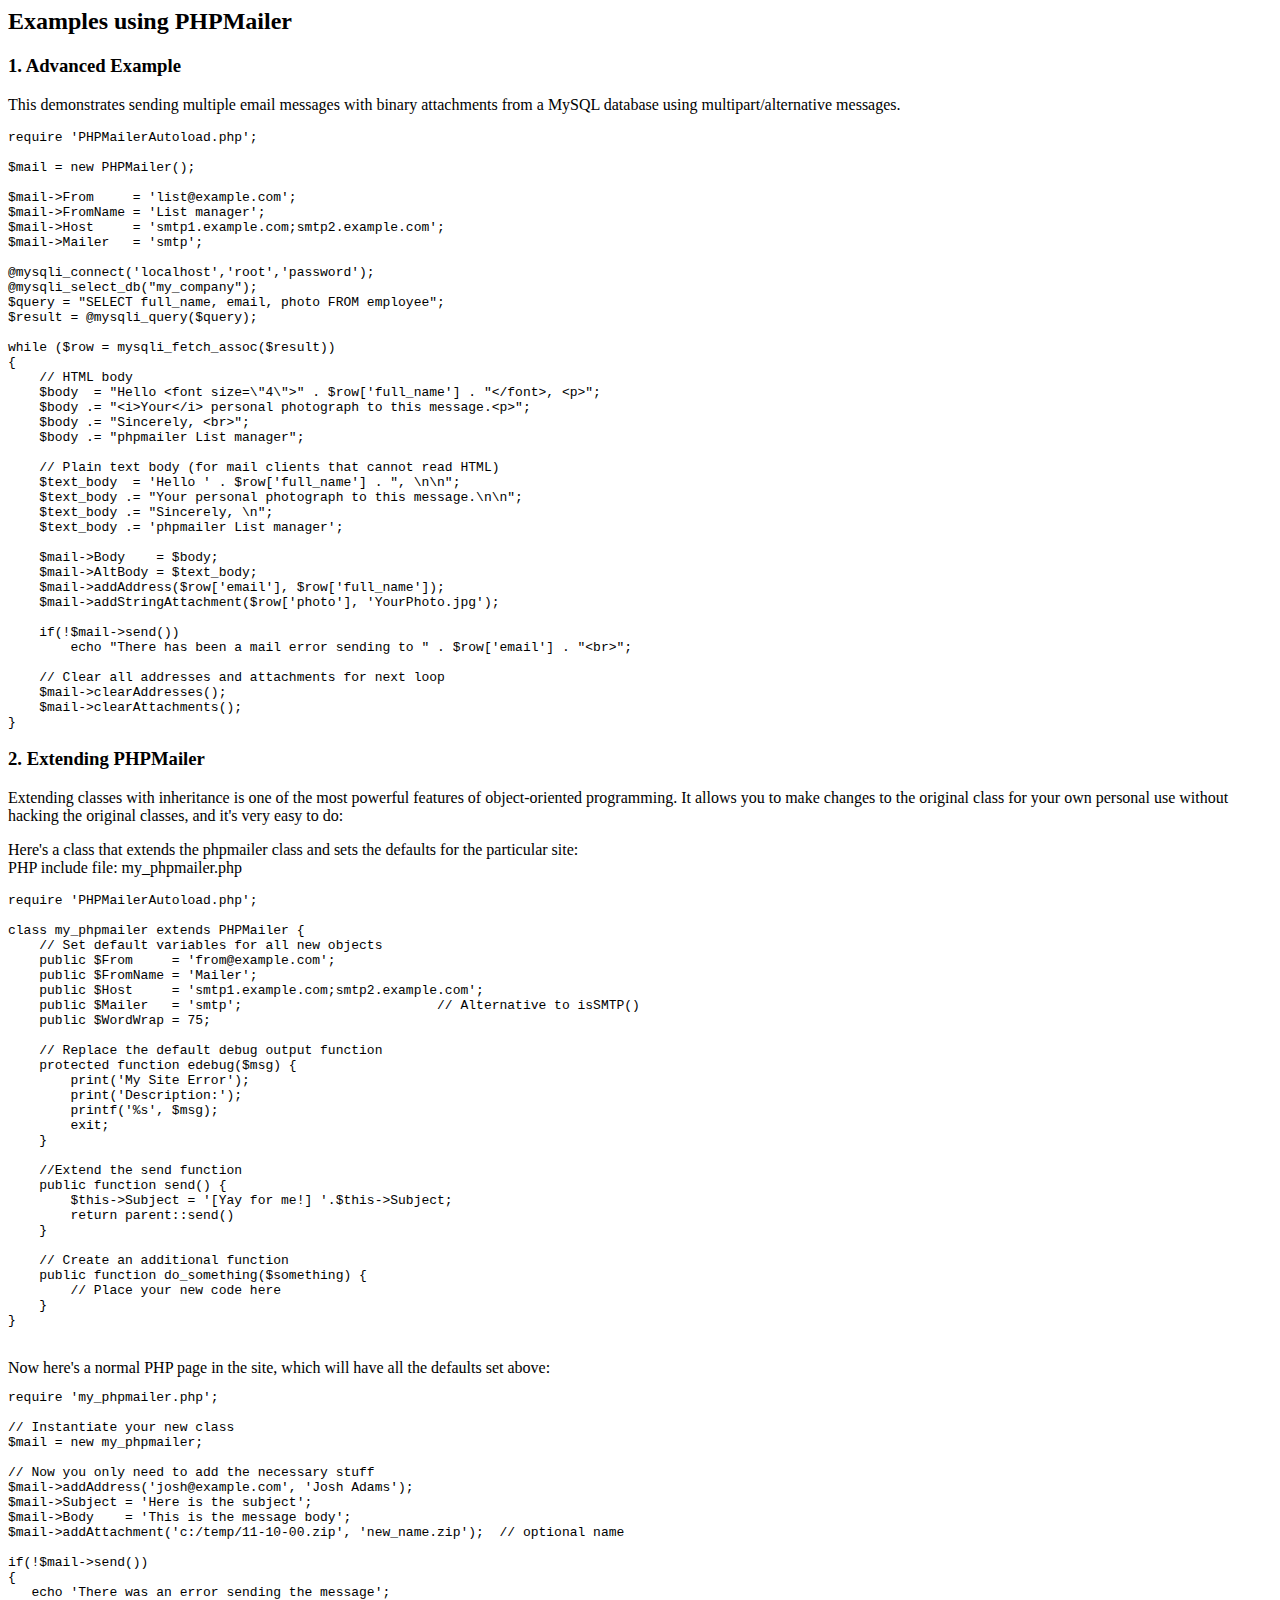
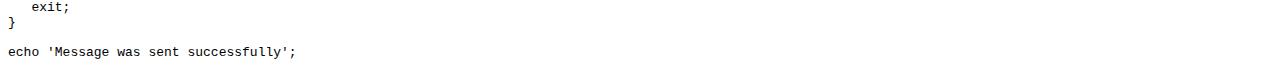
<file: PHPMailer/docs/extending.html>
<html>
<head>
<title>Examples using phpmailer</title>
</head>

<body>

<h2>Examples using PHPMailer</h2>

<h3>1. Advanced Example</h3>
<p>

This demonstrates sending multiple email messages with binary attachments
from a MySQL database using multipart/alternative messages.<p>

<pre>
require 'PHPMailerAutoload.php';

$mail = new PHPMailer();

$mail->From     = 'list@example.com';
$mail->FromName = 'List manager';
$mail->Host     = 'smtp1.example.com;smtp2.example.com';
$mail->Mailer   = 'smtp';

@mysqli_connect('localhost','root','password');
@mysqli_select_db("my_company");
$query = "SELECT full_name, email, photo FROM employee";
$result = @mysqli_query($query);

while ($row = mysqli_fetch_assoc($result))
{
    // HTML body
    $body  = "Hello &lt;font size=\"4\"&gt;" . $row['full_name'] . "&lt;/font&gt;, &lt;p&gt;";
    $body .= "&lt;i&gt;Your&lt;/i&gt; personal photograph to this message.&lt;p&gt;";
    $body .= "Sincerely, &lt;br&gt;";
    $body .= "phpmailer List manager";

    // Plain text body (for mail clients that cannot read HTML)
    $text_body  = 'Hello ' . $row['full_name'] . ", \n\n";
    $text_body .= "Your personal photograph to this message.\n\n";
    $text_body .= "Sincerely, \n";
    $text_body .= 'phpmailer List manager';

    $mail->Body    = $body;
    $mail->AltBody = $text_body;
    $mail->addAddress($row['email'], $row['full_name']);
    $mail->addStringAttachment($row['photo'], 'YourPhoto.jpg');

    if(!$mail->send())
        echo "There has been a mail error sending to " . $row['email'] . "&lt;br&gt;";

    // Clear all addresses and attachments for next loop
    $mail->clearAddresses();
    $mail->clearAttachments();
}
</pre>
<p>

<h3>2. Extending PHPMailer</h3>
<p>

Extending classes with inheritance is one of the most
powerful features of object-oriented programming. It allows you to make changes to the
original class for your own personal use without hacking the original
classes, and it's very easy to do:

<p>
Here's a class that extends the phpmailer class and sets the defaults
for the particular site:<br>
PHP include file: my_phpmailer.php
<p>

<pre>
require 'PHPMailerAutoload.php';

class my_phpmailer extends PHPMailer {
    // Set default variables for all new objects
    public $From     = 'from@example.com';
    public $FromName = 'Mailer';
    public $Host     = 'smtp1.example.com;smtp2.example.com';
    public $Mailer   = 'smtp';                         // Alternative to isSMTP()
    public $WordWrap = 75;

    // Replace the default debug output function
    protected function edebug($msg) {
        print('My Site Error');
        print('Description:');
        printf('%s', $msg);
        exit;
    }

    //Extend the send function
    public function send() {
        $this->Subject = '[Yay for me!] '.$this->Subject;
        return parent::send()
    }

    // Create an additional function
    public function do_something($something) {
        // Place your new code here
    }
}
</pre>
<br>
Now here's a normal PHP page in the site, which will have all the defaults set above:<br>

<pre>
require 'my_phpmailer.php';

// Instantiate your new class
$mail = new my_phpmailer;

// Now you only need to add the necessary stuff
$mail->addAddress('josh@example.com', 'Josh Adams');
$mail->Subject = 'Here is the subject';
$mail->Body    = 'This is the message body';
$mail->addAttachment('c:/temp/11-10-00.zip', 'new_name.zip');  // optional name

if(!$mail->send())
{
   echo 'There was an error sending the message';
   exit;
}

echo 'Message was sent successfully';
</pre>
</body>
</html>
</file>
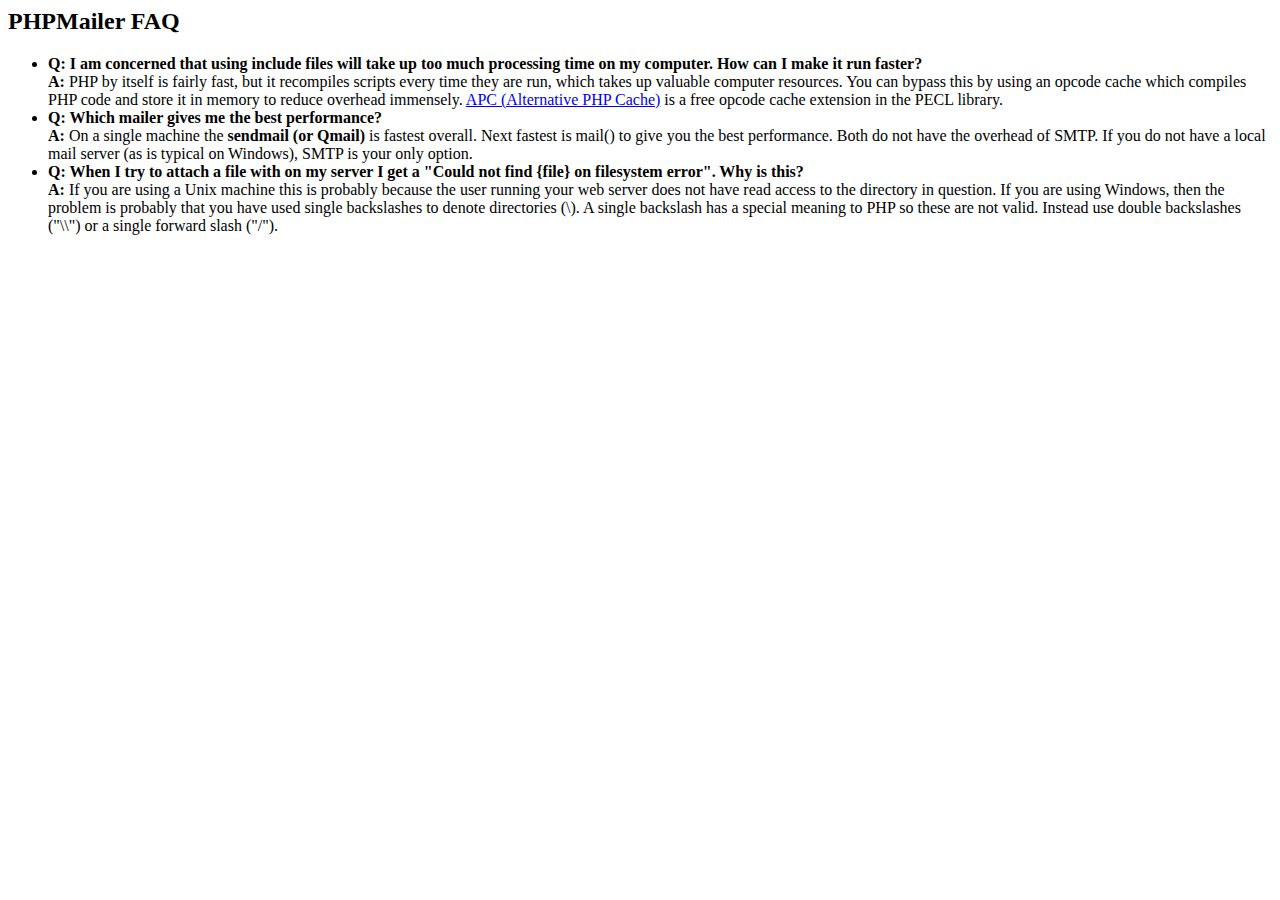
<file: PHPMailer/docs/faq.html>
﻿<html>
<head>
<title>PHPMailer FAQ</title>
</head>
<body>
<h2>PHPMailer FAQ</h2>
<ul>
    <li><strong>Q: I am concerned that using include files will take up too much
    processing time on my computer. How can I make it run faster?</strong><br>
    <strong>A:</strong> PHP by itself is fairly fast, but it recompiles scripts every time they are run, which takes up valuable
    computer resources. You can bypass this by using an opcode cache which compiles
    PHP code and store it in memory to reduce overhead immensely. <a href="http://www.php.net/apc/">APC
    (Alternative PHP Cache)</a> is a free opcode cache extension in the PECL library.</li>
    <li><strong>Q: Which mailer gives me the best performance?</strong><br>
    <strong>A:</strong> On a single machine the <strong>sendmail (or Qmail)</strong> is fastest overall.
    Next fastest is mail() to give you the best performance. Both do not have the overhead of SMTP.
    If you do not have a local mail server (as is typical on Windows), SMTP is your only option.</li>
    <li><strong>Q: When I try to attach a file with on my server I get a
    "Could not find {file} on filesystem error". Why is this?</strong><br>
    <strong>A:</strong> If you are using a Unix machine this is probably because the user
    running your web server does not have read access to the directory in question. If you are using Windows,
    then the problem is probably that you have used single backslashes to denote directories (\).
    A single backslash has a special meaning to PHP so these are not
    valid. Instead use double backslashes ("\\") or a single forward
    slash ("/").</li>
</ul>
</body>
</html>
</file>
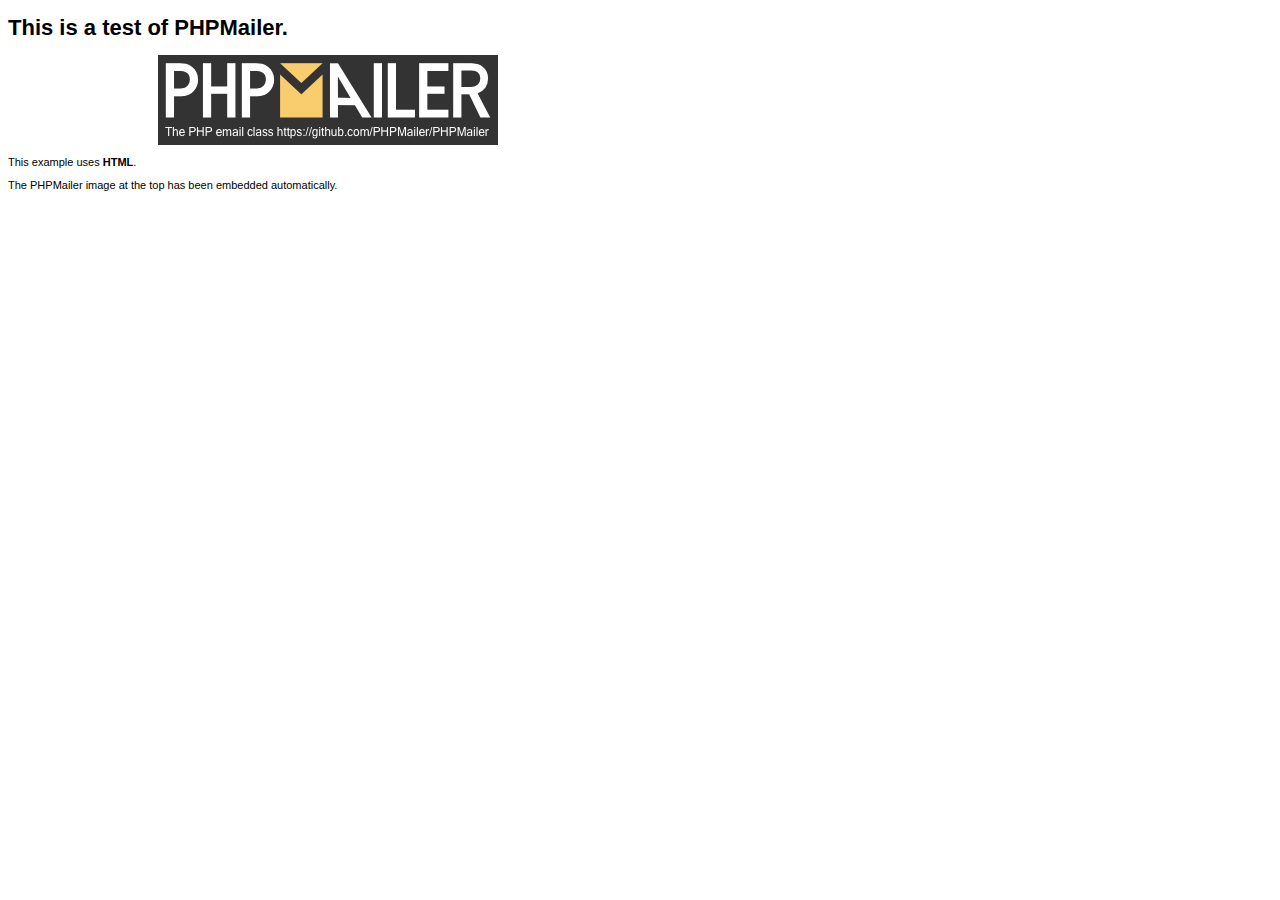
<file: PHPMailer/examples/contents.html>
<!DOCTYPE HTML PUBLIC "-//W3C//DTD HTML 4.01 Transitional//EN" "http://www.w3.org/TR/html4/loose.dtd">
<html>
<head>
  <meta http-equiv="Content-Type" content="text/html; charset=utf-8">
  <title>PHPMailer Test</title>
</head>
<body>
  <div style="width: 640px; font-family: Arial, Helvetica, sans-serif; font-size: 11px;">
    <h1>This is a test of PHPMailer.</h1>
    <div align="center">
      <a href="https://github.com/PHPMailer/PHPMailer/"><img src="images/phpmailer.png" height="90" width="340" alt="PHPMailer rocks"></a>
    </div>
    <p>This example uses <strong>HTML</strong>.</p>
    <p>The PHPMailer image at the top has been embedded automatically.</p>
  </div>
</body>
</html>
</file>
<file: css/style.css>
body,h1,h2,h3,p,ul{padding:0;margin:0}h1,h2,h3{font-family:'Orbitron',sans-serif}p{font-family:'B612 Mono',monospace;line-height:22px}a{text-decoration:none}body{font-family:"Space Mono",serif;color:#000;background-color:#faf6ed}*{box-sizing:border-box}img{max-width:100%;display:block}.formphp label.nao-aparece,.formphp input.nao-aparece{display:none!important}#form-erro span,#form-send span{font-size:18px;line-height:25px;margin-bottom:10px;display:block}#form-send{color:#31aa39}#form-erro{color:#f64540}.menu{background:#000;position:fixed;top:0;width:100%;margin:0 auto;padding:5px 0;z-index:10}.menu-container{max-width:960px;margin:0 auto;padding:15px 0;display:flex;flex-wrap:wrap;justify-content:space-between;align-items:center}a.menu-logo{font-family:'Cabin Sketch',cursive;font-weight:700;font-size:3em;margin:0 10px;padding:10px;color:#ffd880}a.menu-logo:hover{color:#fff}.menu-nav{float:right;margin-right:10px;font-weight:700;text-transform:uppercase;letter-spacing:.1em;font-size:14px;line-height:20px;padding:10px 0}.menu-nav li{display:inline-block}.menu-nav a{display:block;padding:10px;text-decoration:none;color:#fff;font-size:1.125em}.menu-nav ul li a:hover{color:#ffd880}.menu-nav ul li a.menu_ativo{color:#ffd880}@media (max-width: 739px){.menu{text-align:center;padding:5px 0;position:absolute}a.menu-logo{float:left;margin:0;clear:both}.menu-nav{float:right;box-sizing:border-box}}.introducao{width:100%;height:600px;background:url(../img/primeira.gif) no-repeat center;background-size:cover;margin-top:92px;padding-top:72px;text-align:center}.introducao h1{color:#000000;font-weight:700;text-transform:uppercase;font-size:3em;font-family:'Orbitron',sans-serif;margin:50px auto auto 50px;text-align:center}.introducao p{font-style:italic;font-size:2.25em;line-height:1.4em;margin:20px auto auto 50px;color:#000000;font-weight:700;font-family:'Orbitron',sans-serif}@media(max-width: 739px){.introducao{width:100%;background:url(../img/primeira.gif) no-repeat center;padding-top:50px;background-size:cover}.introducao h1{font-size:2em;margin:150px auto auto 30px}.introducao p{font-size:1.65em;margin:auto auto auto 30px}}.habilidade{border-top:3px solid #000;padding:60px 0;margin:60px auto 5px;max-width:960px}.habilidade h1{font-size:3em;margin:0 10px 60px;text-align:center;text-transform:uppercase}.habilidade-container{display:flex;flex-wrap:wrap;align-items:flex-end}.habilidade-item{flex:1 1 175px;margin:10px}.habilidade-item h2{font-size:2.25em;color:#ffd880;background:#f7f7f7;padding:60px 20px}.blue{border-top:8px solid #66d9eb}h2.habilidade-front{color:#66d9eb}.purple{border-top:8px solid #ae81ff}h2.habilidade-design{color:#ae81ff}.grey{border-top:8px solid #f9265e}h2.habilidade-app{color:#f9265e}.habilidade-botao{padding:0 0 10px;margin:0 auto;max-width:960px;text-align:center}.habilidade-curriculo{display:block;max-width:960px;margin:0 auto}.habilidade-btn{width:10px;height:90px;border:3px solid;color:#000;text-decoration:none;text-align:center;font-size:1.125em;font-weight:700;text-transform:uppercase;padding:15px 0;margin:0 auto;flex:1 1 175px}.habilidade-btn:hover{color:#ffd880}@media(min-width: 740px) and (max-width: 980px){.habilidade-container{max-width:720px}.habilidade-item{width:220px}}@media (max-width: 739px){.habilidade-container{max-width:400px;display:flex}.habilidade-item{width:300px;align-items:center;align-self:center;text-align:center;margin-left:20px}.habilidade h1{font-size:2em}}.produtos{max-width:960px;margin:0 auto;padding:20px 0}.produtos-titulo{text-align:center;color:#000;font-size:2.25em;margin-bottom:60px;margin-top:60px}.produtos-item{clear:both;margin:60px auto}.produtos-item::after,.produtos-item::before{clear:both;content:'';display:table}.produtos-item img{width:460px;float:left;display:block;margin:0 10px}.produtos-item div{width:460px;float:left;margin:0 10px}.produtos-item h2{font-size:2.25em;margin-bottom:10px}.produtos-item p{font-size:1.125em;line-height:1.4em;max-width:960px;margin-bottom:20px}.produtos-item a{font-size:1.125em;text-decoration:none;text-transform:uppercase;border:3px solid;color:#000;padding:10px 20px}.produtos-item a:hover{color:#ffd880}@media(min-width: 740px) and (max-width: 980px){.produtos{max-width:720px}.produtos-item > div,.produtos-item img{width:340px}}@media (max-width: 739px){.produtos{max-width:300px}.produtos-item > div,.produtos-item img{width:300px;margin:0}.produtos-titulo{margin-bottom:40px;font-size:1.5em}.produtos-item h2{font-size:1.5em}}.portfolio{background:#000;padding:60px 0;border-top:3px solid #ffd880;border-bottom:3px solid #ffd880}.portfolio-container{max-width:960px;margin:0 auto;padding:20px 0}.portfolio-titulo{text-align:center;color:#000;font-size:2.25em;margin-bottom:60px;color:#ffd880}.portfolio-item{clear:both;margin:60px auto}.portfolio-item::after,.portfolio-item::before{clear:both;content:'';display:table}.portfolio-item img{width:460px;float:left;display:block;margin:0 10px}.portfolio-item div{width:460px;float:left;margin:0 10px}.portfolio-item h2{font-size:2.25em;margin-bottom:10px;color:#ffd880}.portfolio-item p{font-size:1.125em;line-height:1.4em;max-width:960px;margin-bottom:20px;color:#ffd880}.portfolio-item a{font-size:1.125em;text-decoration:none;text-transform:uppercase;border:3px solid;color:#000;padding:10px 20px;color:#ffd880}.portfolio-item a:hover{color:#fff}@media(min-width: 740px) and (max-width: 980px){.portfolio-container{max-width:720px}.portfolio-item > div,.portfolio-item img{width:340px}}@media (max-width: 739px){.portfolio-container{max-width:300px}.portfolio-item > div,.portfolio-item img{width:300px;margin:0}.portfolio-item h2{margin-bottom:40px;font-size:1.5em}.portfolio-titulo{margin-bottom:40px;font-size:1.5em}}.sobre{padding:60px 0}.sobre-container{max-width:960px;margin:0 auto}.sobre-container::after,.sobre-container::before{content:'';clear:both;display:table}.sobre h2{text-align:center;color:#000;font-size:2.25em;margin-bottom:60px}.sobre-item{width:960px;float:left;margin:0 10px}.sobre-item img{display:block;max-width:100%}.sobre-item h3{font-size:2.25em;background:#ffd880;width:400px;color:#fff;font-style:italic;line-height:1em;font-weight:400;text-align:center;padding:5px 0 10px;margin-top:-25px;position:relative}.sobre p{font-size:1.25em;line-height:1.4em;font-style:italic;margin:20px auto;max-width:960px;text-align:left}@media(min-width: 740px) and (max-width: 980px){.sobre-container{max-width:720px}}@media (max-width: 739px){.sobre-container{max-width:300px}.sobre-item{width:205px;margin:0 auto}.sobre-item h3{font-size:1.25em;background:#ffd880;width:205px;color:#fff;font-style:italic;line-height:1.4em;font-weight:400;text-align:center;padding:0 10px;margin-top:-25px;position:relative}}.orcamento{background:#e7e4d8;padding:30px 0}.orcamento-container{max-width:960px;margin:0 auto}.orcamento-container::after,.orcamento-container::before{clear:both;content:'';display:table}.orcamento-info{width:460px;margin:0 10px;float:left}.orcamento-info h2{font-size:2.25em}.orcamento-info p{font-size:1.5em;font-style:italic}.orcamento form{width:460px;float:left;margin:10px 10px 0}.orcamento form label{display:none}.orcamento input{width:294px;border:3px solid #ffd880;background:none;font-size:1.5em;font-style:italic;font-family:"Space Mono",serif;padding:10px;float:left}.orcamento button{background:#ffd880;font-family:"Space Mono",serif;text-transform:uppercase;font-size:1.5em;width:140px;padding:13px 0;color:#fff;border:none;cursor:pointer}@media(min-width: 740px) and (max-width: 980px){.orcamento-container{max-width:720px}.orcamento-info,.orcamento form,.orcamento input{width:340px}}@media (max-width: 739px){.orcamento-container{max-width:300px}.orcamento-info,.orcamento form,.orcamento input{width:300px;margin:10px 0 0}}.footer{background:#000;padding:40px 0}.footer-container{max-width:960px;margin:0 auto}.footer-container::after,.footer-container::before{clear:both;content:'';display:table}.footer p{float:left;font-size:1.125em;margin:0 10px;line-height:1.4em;color:#ffd880}.footer img{float:right;margin:0 10px;display:block}@media (max-width: 739px){.footer-container{max-width:300px}.footer p{float:none;margin:0}.footer img{float:none;margin:20px 0}}.intro h1{opacity:0}.animated{-webkit-animation-duration:1s;animation-duration:1s;-webkit-animation-fill-mode:both;animation-fill-mode:both}@-webkit-keyframes fadeInDown{0%{opacity:0;-webkit-transform:translate3d(0,-20px,0);transform:translate3d(0,-20px,0)}100%{opacity:1;-webkit-transform:none;transform:none}}@keyframes fadeInDown{0%{opacity:0;-webkit-transform:translate3d(0,-20px,0);transform:translate3d(0,-20px,0)}100%{opacity:1;-webkit-transform:none;transform:none}}.fadeInDown{-webkit-animation-name:fadeInDown;animation-name:fadeInDown}#origamid-menu{visibility:hidden;position:absolute;background:#000;width:auto;max-width:280px;padding:20px;right:0;top:50px;text-align:left;opacity:0;transform:translate(-20px,0px);box-shadow:0 2px 1px 0 rgba(0,0,0,.4);z-index:999}#origamid-menu.active{visibility:visible;opacity:1;transform:translate(0px,0px);transition:.3s ease}#origamid-menu li{display:block;padding:0;margin:0;border-top:2px solid}#origamid-menu li:last-of-type{border-bottom:2px solid}#origamid-menu li a{display:block;float:none;padding:10px;margin:0;border:none;min-width:140px}#origamid-menu li a:hover{background:#fff;color:#000}#origamid-icon{display:block;float:right;width:40px;height:30px;padding:5px 0;box-sizing:border-box;cursor:pointer}#origamid-icon::before,#origamid-icon::after{content:'';display:block;height:4px;transition:.3s}#origamid-icon::before{background:#fff;margin-bottom:8px}#origamid-icon::after{box-shadow:0 4px 0 0 white,0 -4px 0 0 #fff}#origamid-icon.active::before,#origamid-icon.active::after{width:80%;background:#fff;box-shadow:none}#origamid-icon.active::before{transform:rotate(45deg) translate(7px,4px)}#origamid-icon.active::after{transform:rotate(-225deg) translate(-4px,1px)}
</file>
<file: guia de estilo/global.css>
/* Estilos do Guia */

.cores_primarias div, .cores_secundarias div {
	padding: 120px 10px 10px 10px;
	text-align: center;
	float: left;
	margin-right: 20px;
	color: black;
	box-shadow: 0 -40px 0 0 white inset, 0 2px 2px 0 rgba(0,0,0,.125);
	text-transform: uppercase;
}

.tipografia_titulos > div{
	margin-bottom: 40px;
}

.tipografia_corpo {
	max-width: 500px;
}

.botoes > div {
	margin-bottom: 20px;
}

.formularios {
	max-width: 500px;
}

article {
	margin-bottom: 20px;
}

article h1 {
	font-size: 16px;
	width: calc(50% - 50px);
	float: left;
	text-align: right;
	padding-right: 50px;
	font-weight: bold;
	text-transform: uppercase;
	letter-spacing: 1px;
}

article .styles {
	width: 50%;
	float: left;
}

@media screen and (max-width: 600px) {
	article h1 {
		width: 100%;
		padding: 0 20px;
		text-align: left;
		box-sizing: border-box;
	}
	article .styles {
		width: 100%;
		padding: 0 20px;
		float: left;
		box-sizing: border-box;
	}
}

section > h2 {
	font-size: 16px;
	font-weight: normal;
	text-transform: uppercase;
	letter-spacing: 1px;
	margin-bottom: 10px;
	color: rgba(0,0,0,.5);
}

section {
	margin-bottom: 40px;
}

section::after, section::before, article::after, article::before {
	content: '';
	display: table;
	clear: both;
}

a {
	text-decoration: none;
}

body {
	font-family: Courier;
}

body > h1 {
	font-size: 16px;
	font-weight: normal;
	text-align: center;
	margin: 40px;
}
</file>
<file: guia de estilo/styleguide.css>
/* Cores */
.primaria-1 {
	background: #000000;
}
.primaria-2 {
	background:#ffd880 ;
}
.primaria-3 {
	background:#ffffff ;
}
.secundaria-1 {
	background: #06B0FF;
}
.secundaria-2 {
	background:#BC1AFF;
}
.secundaria-3 {
	background: #3a3a3c;
}
/* Tipografia */
.titulo-1 {
	font-family: "Space Mono" ;
	font-size: 3em;
	line-height: ;
	color: ;
}
.titulo-2 {
	font-family: "Space Mono"  ;
	font-size: 2.25em;
	line-height: ;
	color: ;
}
.corpo-1 p {
	font-family: 'B612 Mono' ;
	font-size: 1.125em;
	line-height: ;
	margin-bottom: ;
	color: ;
}
.corpo-2 p {
	font-family: 'B612 Mono';
	font-size: 1em;
	line-height: ;
	margin-bottom: ;
	color: ;
}
/* Botões e Links */
.btn-primario a {
	font-family: ;
	font-size: ;
	display: inline-block;
	background: ;
	color: ;
	text-align: center;
	padding: ;
	border: ;
}
.btn-primario a:hover {
	background: ;
	color: ;
}
.btn-secundario a {
	font-family: ;
	font-size: ;
	display: inline-block;
	background: ;
	color: ;
	text-align: center;
	padding: ;
	border: ;
}
.btn-secundario a:hover {
	background: ;
	color: ;
}
.link a {
	font-family: ;
	color: ;
}
.link a:hover {
	text-decoration: ;
}
/* Formulário */
label {
	display: block;
	font-family: ;
	margin-bottom: ;
	color: ;
}
input, textarea {
	font-family: ;
	font-size: ;
	padding: ;
	background: ;
	border: ;
	margin-bottom: ;
	width: ;
	box-sizing: border-box;
}
textarea {
	min-height: ;
}
input:focus, input:hover, textarea:focus, textarea:hover {
	outline: ;
	border-color: ;
}
button {
	font-family: ;
	font-size: ;
	display: inline-block;
	background: ;
	color: ;
	text-align: center;
	padding: ;
	border: ;
	cursor: pointer;
}
button:hover {
	background: ;
	color: ;
}
</file>
<file: css/styleraw.css>
/*
  breakpoints
	960
	740

*/


/*Reset*/


body, h1, h2, h3, p, ul{
	padding: 0px;
	margin: 0px;
}

h1, h2, h3{
    font-family: 'Orbitron', sans-serif;
}

p{
    font-family: 'B612 Mono', monospace;
    line-height: 22px; 
}

a {
    text-decoration: none;
}

/*ESTILOS*/


body{
	font-family: "Space Mono", serif;
	color: #000000;
    background-color: #faf6ed;
    display: grid;
}

* {
	box-sizing: border-box;
}

img {
	max-width: 100%;
	display: block;
}
ul li{
    list-style: none;
}
.formphp label.nao-aparece, .formphp input.nao-aparece {
	display: none !important;
}

#form-erro span, #form-send span  {
	font-size: 18px;
	line-height: 25px;
	margin-bottom: 10px;
	display: block;
}

#form-send {
	color: #31aa39;
}

#form-erro {
	color: #f64540;
}


/* Menu */

.menu {
	background: #000000;
	position: fixed;
	top: 0;
	width: 100%;
    margin: 0 auto;
	padding: 5px 0;
	z-index: 10;
}


.menu-container{
    max-width: 960px;
    margin: 0 auto;
    padding: 15px 0;
    display: flex;
    flex-wrap: wrap;
    justify-content: space-between;
    align-items: center;
}

a.menu-logo{
	font-family: 'Cabin Sketch',cursive;
    font-weight: bold;
    font-size: 3em;
    margin: 0 10px;
    padding: 10px;
    color: #ffd880;
}

a.menu-logo:hover{
    color: white;
}

.menu-nav{
	float: right;
	margin-right: 10px;	
	font-weight:bold;
	text-transform: uppercase;
	letter-spacing: .1em;
	font-size: 14px;
	line-height: 20px;
	padding: 10px 0

}

.menu-nav li{
	display: inline-block;
}

.menu-nav a{
	display: block;
	padding: 10px;
	text-decoration: none;
	color: #fff;
	font-size: 1.125em;
}

.menu-nav ul li a:hover{
	color:#ffd880;

}

.menu-nav ul li a.menu_ativo {
	color: #ffd880;
}

@media (max-width: 739px){
	.menu{
		text-align: center;
		padding: 5px 0;
        position: absolute;
	}

	a.menu-logo{
		float: left;
		margin: 0 0;
        clear: both;
	}

	.menu-nav {
		float: right;
        box-sizing: border-box; 
        
	}

}

/*Intro*/



.introducao {
	width: 100%;
	height: 600px;
	background: url("../img/principal.jpg") no-repeat center;
	background-size: cover;
	margin-top: 92px;
	padding-top: 72px;
	text-align: center;
}

.introducao h1 {
	color: #ffd880;
	font-weight: bold;
	text-transform: uppercase;
	font-size: 2.25em;
    font-family: 'Orbitron',sans-serif;
    margin: 50px auto auto 50px;
    text-align: center;;
}


.introducao p{;
	font-style: italic;
	font-size: 2em;
    line-height: 1.4em;
    margin: 20px auto auto 50px;
	color: #ffd880;
    font-weight: bold;
    font-family: 'Orbitron',sans-serif;
    
}

@media(max-width: 739px){
	.introducao{
        width: 100%;
        background: url("../img/principal-mobile.jpg") no-repeat center;
        padding-top: 50px;
        background-size: cover;

	}
	.introducao h1{
		font-size: 2em;
        margin: 150px auto auto 30px;
            
	}
    
    .introducao p{
        font-size:1.65em;
        margin: auto auto auto 30px;
        
    }
}






/*Habilidades*/

.habilidade{
	border-top: 3px solid #000000;
    padding: 60px 0;
    margin: 60px auto 5px auto;
    max-width: 960px;
}

.habilidade h1{
    font-size: 3em;
    margin: 0 10px 60px 10px;
    text-align: center;
    text-transform: uppercase;

}

.habilidade-container{
    display: flex;
    flex-wrap: wrap;
    align-items: flex-end;
}


.habilidade-item{
    flex: 1 1 175px;
    margin: 10px;
}

.habilidade-item h2{
    font-size: 2.25em;
    color: #ffd880;
    background: #f7f7f7;
    padding: 60px 20px;
}

.blue {
    border-top: 8px solid #66d9eb;
}
h2.habilidade-front{
    color:#66d9eb
}



.purple {
    border-top: 8px solid #ae81ff;
}

h2.habilidade-design{
    color:#ae81ff;
}

.grey {
  border-top: 8px solid #f9265e;  
}

h2.habilidade-app{
    color:#f9265e;
}



.habilidade-botao{    
    padding: 0 0 10px 0;
    margin: 0 auto;
    max-width: 960px;
    text-align: center;

}

.habilidade-curriculo{
    display: block;
    max-width: 960px;
    margin: 0 auto;
}


.habilidade-btn{
	width: 10px;
    height: 90px;
	border:3px solid;
	color: #000000;
	text-decoration: none;
	text-align: center;
	font-size: 1.125em;
	font-weight: bold;
	text-transform: uppercase;
	padding: 15px 0;
	margin: 0px auto;
    flex: 1 1 175px;
    
}

.habilidade-btn:hover{
    color: #ffd880;
}


@media(min-width: 740px) and (max-width: 980px){
	.habilidade-container{
		max-width: 720px;
	}
	.habilidade-item{
		width: 220px;
	}

}


@media (max-width: 739px) {

	.habilidade-container {
		max-width: 400px;
        display: flex;
	}

	.habilidade-item{
		width: 300px;
        align-items: center;
        align-self: center;
        text-align: center;
        margin-left: 20px;
	}
    
    .habilidade h1{
        font-size: 2em;
    }
}

/*Produtos*/

.produtos{
	max-width: 960px;
	margin: 0 auto;
	padding: 20px 0;
}

.produtos-titulo{
	text-align: center;
	color: #000000;
	font-size: 2.25em;
	margin-bottom: 60px;
    margin-top: 60px;

}

.produtos-item{
	clear: both;
	margin: 60px auto;
}

.produtos-item::after, .produtos-item::before{
	clear: both;
	content: '';
	display: table;
}

.produtos-item img{
	width: 460px;
	float: left;
	display: block;
	margin: 0 10px;
}

.produtos-item div {
	width: 460px;
	float: left;
	margin: 0 10px;

}

.produtos-item h2{
	font-size: 2.25em;
	margin-bottom: 10px;
}

.produtos-item p{
	font-size: 1.125em;
	line-height: 1.4em;
	max-width: 960px;
	margin-bottom: 20px;
}

.produtos-item a{
	font-size: 1.125em;
	text-decoration: none;
	text-transform: uppercase;
	border:3px solid;
	color: #000000;
	padding: 10px 20px;
}

.produtos-item a:hover{
    color: #ffd880;
}


@media(min-width: 740px) and (max-width: 980px){
	.produtos{
		max-width: 720px;
	}

	.produtos-item > div, .produtos-item img{
		width: 340px;
	}
}


@media (max-width: 739px) {
	.produtos{
		max-width: 300px;
	}

	.produtos-item > div, .produtos-item img{
		width: 300px;
		margin: 0px;
	}
	.produtos-titulo{
		margin-bottom: 40px;
		font-size: 1.5em;
	}

	.produtos-item h2{;
		font-size: 1.5em;
	}

}





/*portfolio*/


.portfolio{
	background: #000000;
	padding: 60px 0;
	border-top: 3px solid #ffd880;
	border-bottom: 3px solid #ffd880;
}

.portfolio-container {
	max-width: 960px;
	margin: 0 auto;
	padding: 20px 0;
}

.portfolio-titulo{
	text-align: center;
	color: #000000;
	font-size: 2.25em;
	margin-bottom: 60px;
	color: #ffd880;

}

.portfolio-item{
	clear: both;
	margin: 60px auto;
}

.portfolio-item::after, .portfolio-item::before{
	clear: both;
	content: '';
	display: table;
}

.portfolio-item img{
	width: 460px;
	float: left;
	display: block;
	margin: 0 10px;
}


.portfolio-item div {
	width: 460px;
	float: left;
	margin: 0 10px;

}

.portfolio-item h2{
	font-size: 2.25em;
	margin-bottom: 10px;
	color: #ffd880;
}

.portfolio-item p{
	font-size: 1.125em;
	line-height: 1.4em;
	max-width: 960px;
	margin-bottom: 20px;
	color: #ffd880;
}

.portfolio-item a{
	font-size: 1.125em;
	text-decoration: none;
	text-transform: uppercase;
	border:3px solid;
	color: #000000;
	padding: 10px 20px;
	color: #ffd880;
}
.portfolio-item a:hover{
    color: #ffffff;
}

@media(min-width: 740px) and (max-width: 980px){
	.portfolio-container{
		max-width: 720px;
	}

	.portfolio-item > div, .portfolio-item img{
		width: 340px;
	}
}


@media (max-width: 739px) {
	.portfolio-container{
		max-width: 300px;
	}

	.portfolio-item > div, .portfolio-item img{
		width: 300px;
		margin: 0px;
	}


	.portfolio-item h2{
		margin-bottom: 40px;
		font-size: 1.5em
	}

	.portfolio-titulo{
		margin-bottom: 40px;
		font-size: 1.5em;		

	}

}


/* Sobre */

.sobre{
	padding:60px 0;
}

.sobre-container{
	max-width: 960px;
	margin-left: auto;
	margin-right: auto;
	margin: 0px auto;
}

.sobre-container::after, .sobre-container::before{
	content: '';
	clear: both;
	display: table;
}

.sobre h2{
	text-align: center;
	color: #000000;
	font-size: 2.25em;
	margin-bottom: 60px;

}

.sobre-item{
	width: 960px;
	float: left;
	margin: 0 10px;
}

.sobre-item img{
	display: block;
	max-width: 100%;
}

.sobre-item h3{
	font-size: 2.25em;
	background: #ffd880;
	width: 400px;
	color: #fff;
	font-style: italic;
	line-height: 1em;
	font-weight: normal;
	text-align: center;
	padding: 5px 0 10px 0;
	margin-top: -25px;
	position: relative;
}

.sobre p{
	font-size: 1.25em;
	line-height: 1.4em;
	font-style: italic;
	margin: 20px auto;
	max-width: 960px;
    text-align: left;

}

@media(min-width: 740px) and (max-width: 980px){
	.sobre-container{
		max-width: 720px;
	}

}


@media (max-width: 739px) {
	.sobre-container {
		max-width: 300px;
	}
	.sobre-item{
		width: 205px;
		margin: 0 auto;
	}
	.sobre-item h3{
	font-size: 1.25em;
	background: #ffd880;
	width: 205px;
	color: #fff;
	font-style: italic;
	line-height: 1.4em;
	font-weight: normal;
	text-align: center;
	padding:  0 10px ;
	margin-top: -25px;
	position: relative;
  }
}






/*orçamento*/

.orcamento{
	background: #e7e4d8;
	padding: 30px 0;
}

.orcamento-container{
	max-width: 960px;
	margin: 0 auto;
}

.orcamento-container::after, .orcamento-container::before{
	clear: both;
	content: '';
	display: table;
}

.orcamento-info{
	width: 460px;
	margin: 0 10px;
	float: left;
}

.orcamento-info h2{
	font-size: 2.25em;
}

.orcamento-info p{
	font-size: 1.5em;
	font-style: italic;
}

.orcamento form{
	width: 460px;
	float: left;
	margin: 10px 10px 0 10px;
}

.orcamento form label{
	display: none;
}

.orcamento input{
	width: 294px;
	border: 3px solid #ffd880;
	background: none;
	font-size: 1.5em;
	font-style: italic;
	font-family: "Space Mono", serif;
	padding: 10px;
	float: left;
}

.orcamento button{
	background: #ffd880;
	font-family: "Space Mono", serif;
	text-transform: uppercase;
	font-size: 1.5em;
	width: 140px;
	padding: 13px 0;
	color: #ffffff;
	border: none;
	cursor: pointer;
}

@media(min-width: 740px) and (max-width: 980px){
	.orcamento-container{
		max-width: 720px;
	}
	.orcamento-info, .orcamento form, .orcamento input{
		width: 340px;
	}

}


@media (max-width: 739px) {
	.orcamento-container{
		max-width: 300px;
	}
	.orcamento-info, .orcamento form, .orcamento input{
		width: 300px;
		margin: 10px 0 0 0;

	}

}






/*footer*/

.footer{
	background: #000000;
	padding: 40px 0;
}

.footer-container{
	max-width: 960px;
	margin: 0 auto;
}

.footer-container::after, .footer-container::before{
	clear: both;
	content: '';
	display: table;
}

.footer p{
	float: left;
	font-size: 1.125em;
	margin: 0 10px;
	line-height: 1.4em;
	color: #ffd880;
}

.footer img{
	float: right;
	margin: 0 10px;
	display: block;

}



@media (max-width: 739px) {
	.footer-container{
		max-width: 300px;
	}

	.footer p{
		float: none;
		margin: 0px;
	}

	.footer img{
		float: none;
		margin: 20px 0;
	}


}



/*ANIMACAO*/

.intro h1 {
	opacity: 0;
}


.animated {
  -webkit-animation-duration: 1s;
          animation-duration: 1s;
  -webkit-animation-fill-mode: both;
          animation-fill-mode: both;
}

@-webkit-keyframes fadeInDown {
  0% {
    opacity: 0;
    -webkit-transform: translate3d(0, -20px, 0);
            transform: translate3d(0, -20px, 0);
  }

  100% {
    opacity: 1;
    -webkit-transform: none;
            transform: none;
  }
}

@keyframes fadeInDown {
  0% {
    opacity: 0;
    -webkit-transform: translate3d(0, -20px, 0);
            transform: translate3d(0, -20px, 0);
  }

  100% {
    opacity: 1;
    -webkit-transform: none;
            transform: none;
  }
}

.fadeInDown {
  -webkit-animation-name: fadeInDown;
          animation-name: fadeInDown;
}


/*MENU HAMBURGUER*/


/* Menu Styles */
#origamid-menu {
	visibility: hidden;
	position: absolute;
	background: black;
	width: auto;
	max-width: 280px;
	padding: 20px;
	right: 0;
	top: 50px;
	text-align: left;
	opacity: 0;
	transform: translate(-20px, 0px);
	box-shadow: 0 2px 1px 0 rgba(0,0,0,.4);
	z-index: 999;
}

#origamid-menu.active {
  visibility: visible;
	opacity: 1;
	transform: translate(0px, 0px);
	transition: .3s ease;
}

#origamid-menu li {
	display: block;
	padding: 0px;
	margin: 0px;
	border-top: 2px solid;
}

#origamid-menu li:last-of-type {
	border-bottom: 2px solid;
}

#origamid-menu li a {
	display: block;
	float: none;
	padding: 10px;
	margin: 0px;
	border: none;
	min-width: 140px;
}

#origamid-menu li a:hover {
	background: white;
	color: black;
}

/* Menu Icon */
#origamid-icon {
	display: block;
	float: right;
	width: 40px;
	height: 30px;
	padding: 5px 0;
	box-sizing: border-box;
	cursor: pointer;
}

#origamid-icon::before, #origamid-icon::after {
	content: '';
	display: block;
	height: 4px;
	transition: .3s;
}

#origamid-icon::before {
	background: white;
	margin-bottom: 8px;
}

#origamid-icon::after {
	box-shadow: 0 4px 0 0 white, 0 -4px 0 0 white;
}

#origamid-icon.active::before, #origamid-icon.active::after {
	width: 80%;
	background: white;
	box-shadow: none;
}

#origamid-icon.active::before {
	transform: rotate(45deg) translate(7px, 4px);
}

#origamid-icon.active::after {
	transform: rotate(-225deg) translate(-4px, 1px);
}



/*<--ANIMACAO SCROLL-->*/
// ACRESCENTAR NO CSS

.js.js-scroll{
  opacity: 0;
  transform: translate3d(-30px, 0, 0);
  transition: .3s

}

.js.js-scroll.ativo{
  opacity:1
  transform: translate3d(0, 0, 0);
}
</file>
<file: css/habilidade.css>
/*
  breakpoints
	960
	740

*/


/*Reset*/


body, h1, h2, h3, p, ul{
	padding: 0px;
	margin: 0px;
}

h1, h2, h3{
    font-family: 'Orbitron', sans-serif;
}

p{
    font-family: 'B612 Mono', monospace;
    line-height: 22px; 
}

a {
    text-decoration: none;
}




body{
	font-family: "Space Mono", serif;
	color: #000000;
}

* {
	box-sizing: border-box;
}

img {
	max-width: 100%;
	display: block;
}

.formphp label.nao-aparece, .formphp input.nao-aparece {
	display: none !important;
}

#form-erro span, #form-send span  {
	font-size: 18px;
	line-height: 25px;
	margin-bottom: 10px;
	display: block;
}

#form-send {
	color: #31aa39;
}

#form-erro {
	color: #f64540;
}


/* Menu */

.menu {
	background: #000000;
	position: fixed;
	top: 0;
	width: 100%;
    margin: 0 auto;
	padding: 5px 0;
	z-index: 10;
}


.menu-container{
    max-width: 960px;
    margin: 0 auto;
    padding: 15px 0;
    display: flex;
    flex-wrap: wrap;
    justify-content: space-between;
    align-items: center;
}

a.menu-logo{
	font-family: 'Cabin Sketch',cursive;
    font-weight: bold;
    font-size: 3em;
    margin: 0 10px;
    padding: 10px;
    color: #ffd880;
}

a.menu-logo:hover{
    color: white;
}

.menu-nav{
	float: right;
	margin-right: 10px;	
	font-weight:bold;
	text-transform: uppercase;
	letter-spacing: .1em;
	font-size: 14px;
	line-height: 20px;
	padding: 10px 0

}

.menu-nav li{
	display: inline-block;
}

.menu-nav a{
	display: block;
	padding: 10px;
	text-decoration: none;
	color: #fff;
	font-size: 1.125em;
}

.menu-nav ul li a:hover{
	color:#ffd880;

}

.menu-nav ul li a.menu_ativo {
	color: #ffd880;
}

@media (max-width: 739px){
	.menu{
		text-align: center;
		padding: 5px 0;
        position: absolute;
	}

	a.menu-logo{
		float: left;
		margin: 0 0;
        clear: both;
	}

	.menu-nav {
		float: right;
        box-sizing: border-box; 
        
	}

}




/*HABILIDADE*/
</file>
